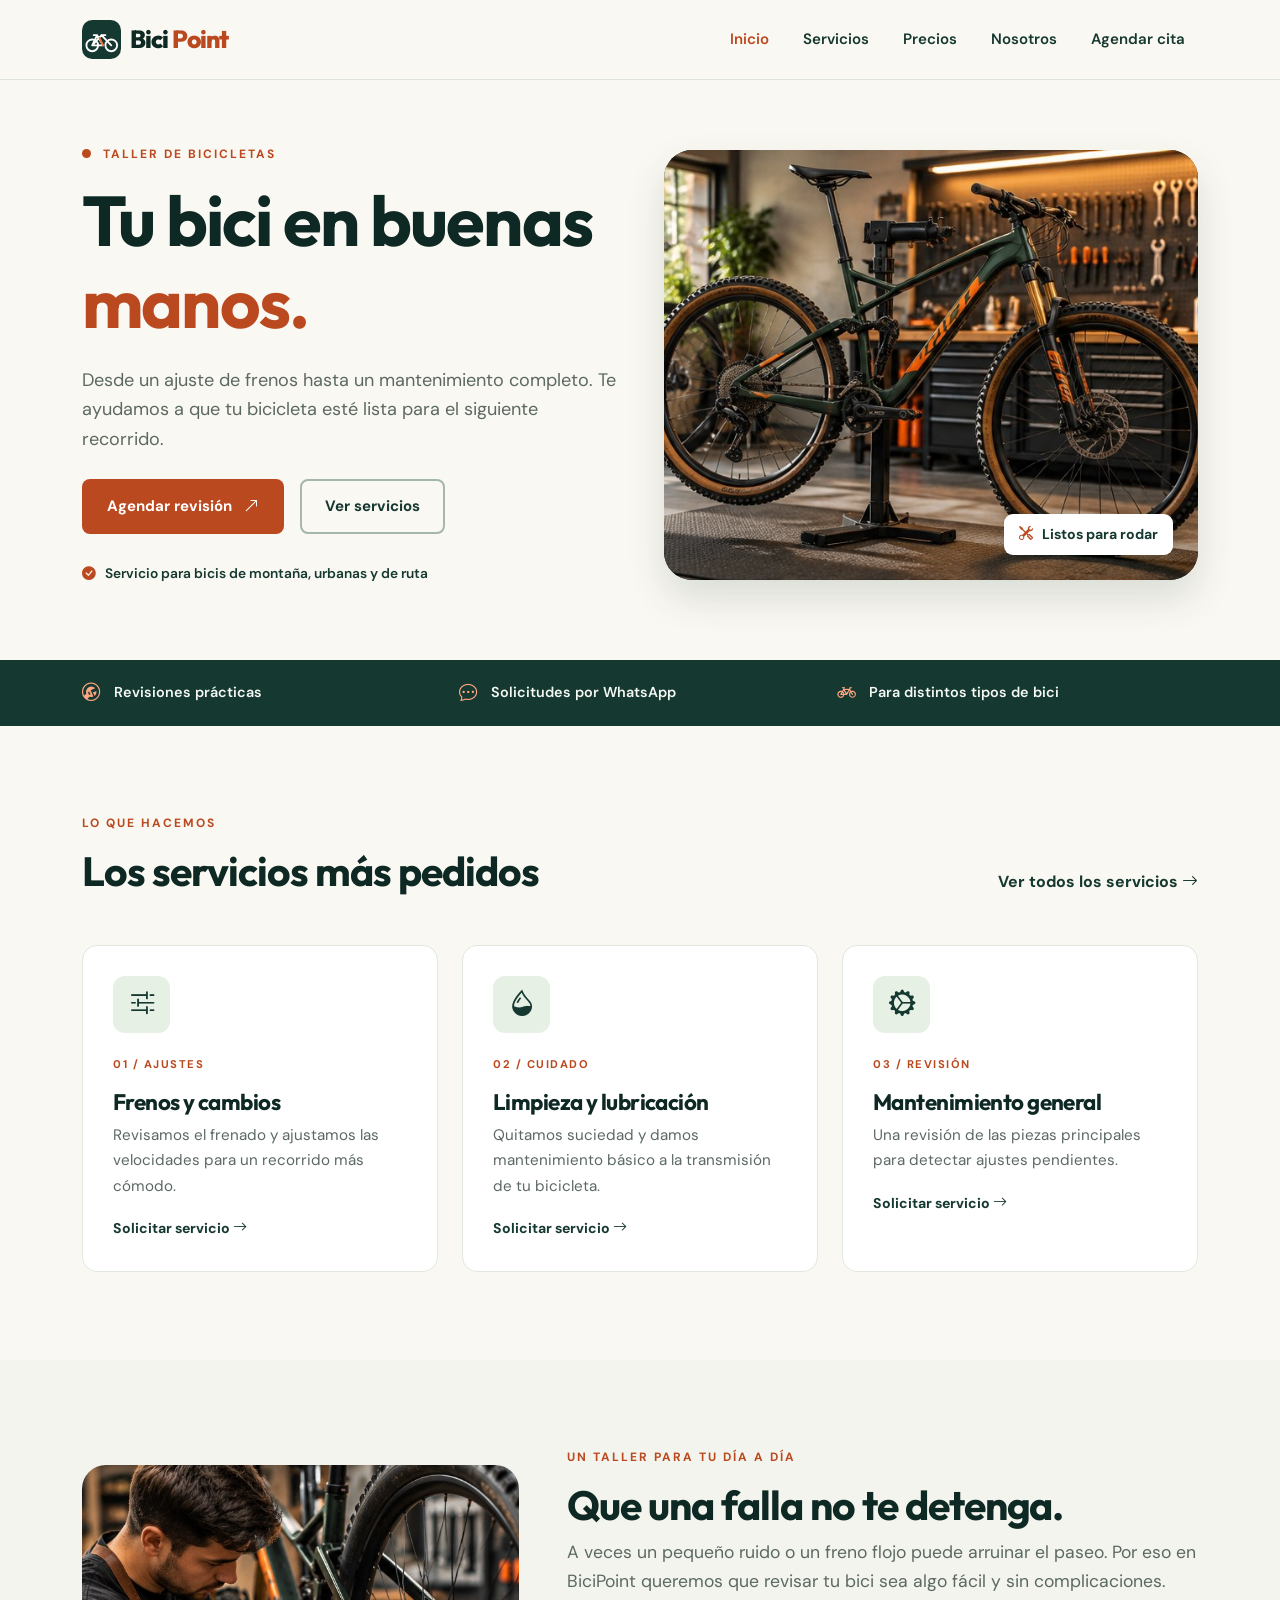
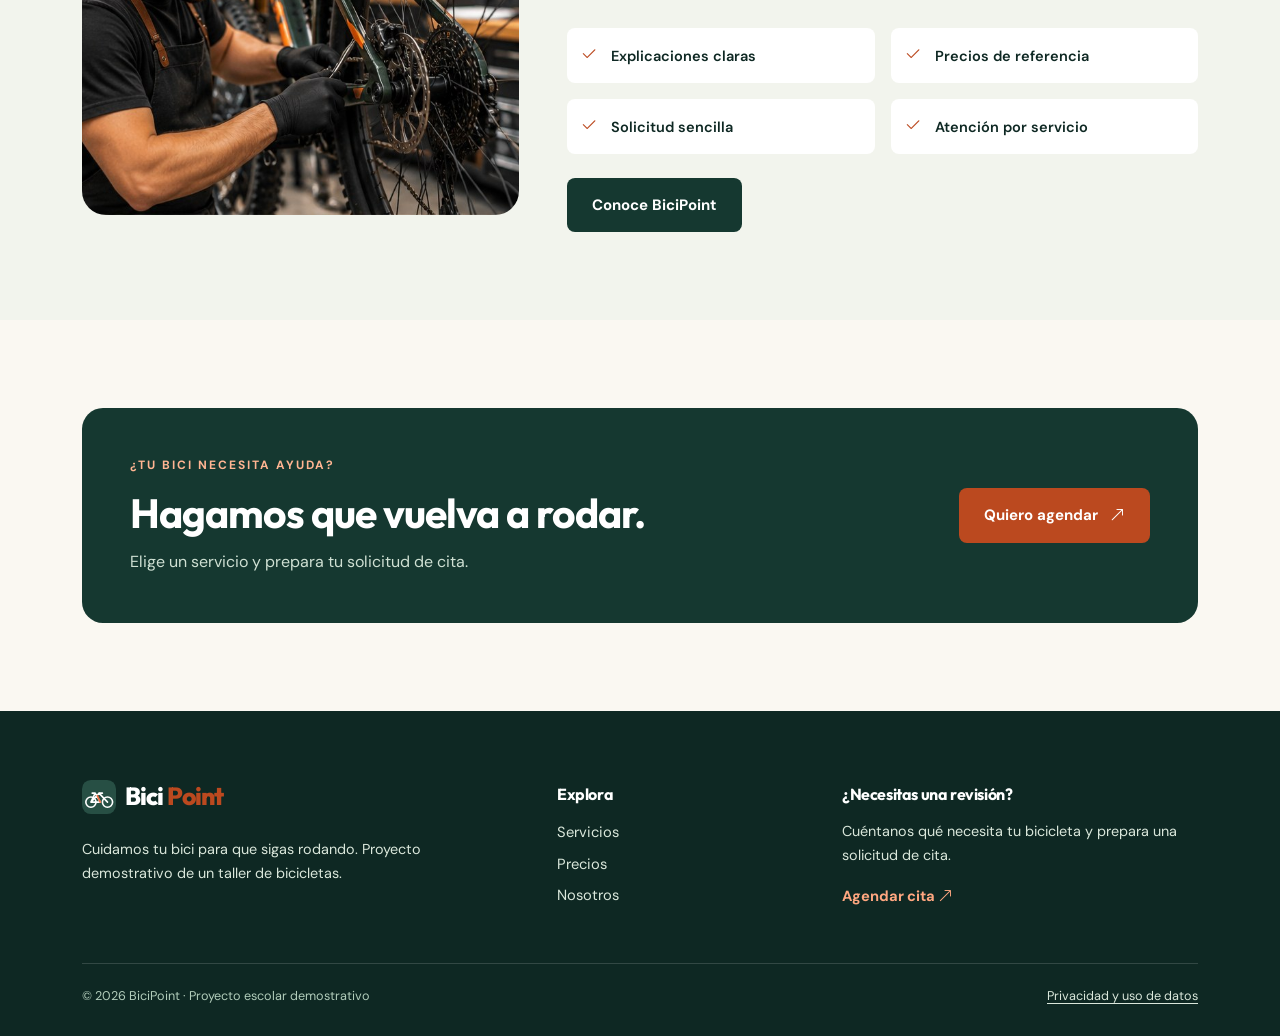
<file: index.html>
<!DOCTYPE html>
<html lang="es">
 <head>
  <meta charset="utf-8"/>
  <meta content="width=device-width, initial-scale=1.0" name="viewport"/>
  <meta content="Taller de bicicletas BiciPoint: servicios, precios y citas por WhatsApp." name="description"/>
  <title>
   Inicio | BiciPoint
  </title>
  <link href="https://fonts.googleapis.com" rel="preconnect"/>
  <link crossorigin="" href="https://fonts.gstatic.com" rel="preconnect"/>
  <link href="https://fonts.googleapis.com/css2?family=DM+Sans:wght@400;500;600;700&amp;family=Outfit:wght@400;500;600;700;800&amp;display=swap" rel="stylesheet"/>
  <link href="libs/bootstrap.min.css" rel="stylesheet"/>
  <link href="libs/bootstrap-icons/bootstrap-icons.min.css" rel="stylesheet"/>
  <link href="css/estilos.css" rel="stylesheet"/>
  <link href="assets/favicon.svg" rel="icon" type="image/svg+xml"/>
 </head>
 <body>
  <a class="enlace-saltar" href="#contenido">
   Saltar al contenido principal
  </a>
  <header class="barra-principal sticky-top">
   <nav aria-label="Menú principal" class="navbar navbar-expand-lg">
    <div class="container">
     <a aria-label="BiciPoint, ir al inicio" class="navbar-brand marca" href="index.html">
      <img alt="" height="39" loading="eager" src="assets/logo.svg" width="39"/>
      <span>
       Bici
       <span class="marca-acento">
        Point
       </span>
      </span>
     </a>
     <button aria-controls="menuBici" aria-expanded="false" aria-label="Mostrar menú" class="navbar-toggler" data-bs-target="#menuBici" data-bs-toggle="collapse" type="button">
      <span class="navbar-toggler-icon">
      </span>
     </button>
     <div class="collapse navbar-collapse" id="menuBici">
      <ul class="navbar-nav ms-auto align-items-lg-center gap-lg-2">
       <li class="nav-item">
        <a aria-current="page" class="nav-link active" href="index.html">
         Inicio
        </a>
       </li>
       <li class="nav-item">
        <a class="nav-link" href="servicios.html">
         Servicios
        </a>
       </li>
       <li class="nav-item">
        <a class="nav-link" href="precios.html">
         Precios
        </a>
       </li>
       <li class="nav-item">
        <a class="nav-link" href="nosotros.html">
         Nosotros
        </a>
       </li>
       <li class="nav-item">
        <a class="nav-link" href="citas.html">
         Agendar cita
        </a>
       </li>
      </ul>
     </div>
    </div>
   </nav>
  </header>
  <main id="contenido" tabindex="-1">
   <section class="portada">
    <div class="container">
     <div class="row align-items-center g-5">
      <div class="col-lg-6">
       <p class="etiqueta">
        <span class="punto">
        </span>
        TALLER DE BICICLETAS
       </p>
       <h1>
        Tu bici en buenas
        <span class="texto-naranja">
         manos.
        </span>
       </h1>
       <p class="texto-presentacion">
        Desde un ajuste de frenos hasta un mantenimiento completo. Te ayudamos a que tu bicicleta esté lista para el siguiente recorrido.
       </p>
       <div class="d-flex flex-wrap gap-3 mt-4">
        <a class="boton-naranja" href="citas.html">
         Agendar revisión
         <i aria-hidden="true" class="bi bi-arrow-up-right">
         </i>
        </a>
        <a class="boton-borde" href="servicios.html">
         Ver servicios
        </a>
       </div>
       <div class="dato-portada">
        <i aria-hidden="true" class="bi bi-check-circle-fill">
        </i>
        Servicio para bicis de montaña, urbanas y de ruta
       </div>
      </div>
      <div class="col-lg-6">
       <div class="imagen-portada con-foto">
        <img alt="Bicicleta de montaña sobre un soporte en un taller de reparación" class="img-fluid" decoding="async" height="512" loading="eager" src="assets/foto-bici-taller.jpg" width="768"/>
        <div class="mini-etiqueta">
         <i aria-hidden="true" class="bi bi-tools">
         </i>
         Listos para rodar
        </div>
       </div>
      </div>
     </div>
    </div>
   </section>
   <section aria-label="Ventajas del taller" class="franja-info">
    <div class="container">
     <div class="row g-3 text-center text-md-start">
      <div class="col-md-4">
       <p>
        <i aria-hidden="true" class="bi bi-wrench-adjustable-circle">
        </i>
        Revisiones prácticas
       </p>
      </div>
      <div class="col-md-4">
       <p>
        <i aria-hidden="true" class="bi bi-chat-dots">
        </i>
        Solicitudes por WhatsApp
       </p>
      </div>
      <div class="col-md-4">
       <p>
        <i aria-hidden="true" class="bi bi-bicycle">
        </i>
        Para distintos tipos de bici
       </p>
      </div>
     </div>
    </div>
   </section>
   <section aria-labelledby="populares" class="seccion-espacio">
    <div class="container">
     <div class="encabezado-seccion d-flex flex-column flex-md-row justify-content-between align-items-md-end gap-3">
      <div>
       <p class="mini-titulo">
        LO QUE HACEMOS
       </p>
       <h2 id="populares">
        Los servicios más pedidos
       </h2>
      </div>
      <a class="enlace-texto" href="servicios.html">
       Ver todos los servicios
       <i aria-hidden="true" class="bi bi-arrow-right">
       </i>
      </a>
     </div>
     <div class="row g-4 mt-1">
      <article class="col-md-4">
       <div class="tarjeta-servicio">
        <div class="icono-servicio">
         <i aria-hidden="true" class="bi bi-sliders2">
         </i>
        </div>
        <p class="numero-tarjeta">
         01 / AJUSTES
        </p>
        <h3>
         Frenos y cambios
        </h3>
        <p>
         Revisamos el frenado y ajustamos las velocidades para un recorrido más cómodo.
        </p>
        <a class="enlace-texto" href="citas.html?servicio=Ajuste%20de%20frenos">
         Solicitar servicio
         <i aria-hidden="true" class="bi bi-arrow-right">
         </i>
        </a>
       </div>
      </article>
      <article class="col-md-4">
       <div class="tarjeta-servicio">
        <div class="icono-servicio">
         <i aria-hidden="true" class="bi bi-droplet-half">
         </i>
        </div>
        <p class="numero-tarjeta">
         02 / CUIDADO
        </p>
        <h3>
         Limpieza y lubricación
        </h3>
        <p>
         Quitamos suciedad y damos mantenimiento básico a la transmisión de tu bicicleta.
        </p>
        <a class="enlace-texto" href="citas.html?servicio=Limpieza%20y%20lubricaci%C3%B3n">
         Solicitar servicio
         <i aria-hidden="true" class="bi bi-arrow-right">
         </i>
        </a>
       </div>
      </article>
      <article class="col-md-4">
       <div class="tarjeta-servicio">
        <div class="icono-servicio">
         <i aria-hidden="true" class="bi bi-gear-wide-connected">
         </i>
        </div>
        <p class="numero-tarjeta">
         03 / REVISIÓN
        </p>
        <h3>
         Mantenimiento general
        </h3>
        <p>
         Una revisión de las piezas principales para detectar ajustes pendientes.
        </p>
        <a class="enlace-texto" href="citas.html?servicio=Mantenimiento%20general">
         Solicitar servicio
         <i aria-hidden="true" class="bi bi-arrow-right">
         </i>
        </a>
       </div>
      </article>
     </div>
    </div>
   </section>
   <section class="seccion-espacio fondo-suave">
    <div class="container">
     <div class="row align-items-center g-5">
      <div class="col-lg-5">
       <div class="bloque-dibujo bloque-foto">
        <img alt="Mecánico ajustando la rueda de una bicicleta" class="img-fluid" decoding="async" height="512" loading="lazy" src="assets/foto-mecanico.jpg" width="768"/>
       </div>
      </div>
      <div class="col-lg-7">
       <p class="mini-titulo">
        UN TALLER PARA TU DÍA A DÍA
       </p>
       <h2>
        Que una falla no te detenga.
       </h2>
       <p class="parrafo-amplio">
        A veces un pequeño ruido o un freno flojo puede arruinar el paseo. Por eso en BiciPoint queremos que revisar tu bici sea algo fácil y sin complicaciones.
       </p>
       <div class="row g-3 mt-3">
        <div class="col-sm-6">
         <div class="ventaja">
          <i aria-hidden="true" class="bi bi-check2">
          </i>
          Explicaciones claras
         </div>
        </div>
        <div class="col-sm-6">
         <div class="ventaja">
          <i aria-hidden="true" class="bi bi-check2">
          </i>
          Precios de referencia
         </div>
        </div>
        <div class="col-sm-6">
         <div class="ventaja">
          <i aria-hidden="true" class="bi bi-check2">
          </i>
          Solicitud sencilla
         </div>
        </div>
        <div class="col-sm-6">
         <div class="ventaja">
          <i aria-hidden="true" class="bi bi-check2">
          </i>
          Atención por servicio
         </div>
        </div>
       </div>
       <a class="boton-oscuro mt-4" href="nosotros.html">
        Conoce BiciPoint
       </a>
      </div>
     </div>
    </div>
   </section>
   <section class="seccion-espacio">
    <div class="container">
     <div class="llamado-final d-flex flex-column flex-lg-row align-items-lg-center justify-content-between gap-4">
      <div>
       <p class="mini-titulo claro">
        ¿TU BICI NECESITA AYUDA?
       </p>
       <h2>
        Hagamos que vuelva a rodar.
       </h2>
       <p>
        Elige un servicio y prepara tu solicitud de cita.
       </p>
      </div>
      <a class="boton-naranja" href="citas.html">
       Quiero agendar
       <i aria-hidden="true" class="bi bi-arrow-up-right">
       </i>
      </a>
     </div>
    </div>
   </section>
  </main>
  <footer class="pie-pagina">
   <div class="container">
    <div class="row gy-4 align-items-start">
     <div class="col-md-5">
      <a class="marca pie-marca" href="index.html">
       <img alt="" height="34" src="assets/logo-claro.svg" width="34"/>
       <span>
        Bici
        <span class="marca-acento">
         Point
        </span>
       </span>
      </a>
      <p class="pie-texto mt-3 mb-0">
       Cuidamos tu bici para que sigas rodando. Proyecto demostrativo de un taller de bicicletas.
      </p>
     </div>
     <div class="col-6 col-md-3">
      <h2 class="pie-titulo">
       Explora
      </h2>
      <a href="servicios.html">
       Servicios
      </a>
      <a href="precios.html">
       Precios
      </a>
      <a href="nosotros.html">
       Nosotros
      </a>
     </div>
     <div class="col-6 col-md-4">
      <h2 class="pie-titulo">
       ¿Necesitas una revisión?
      </h2>
      <p class="pie-texto">
       Cuéntanos qué necesita tu bicicleta y prepara una solicitud de cita.
      </p>
      <a class="pie-enlace" href="citas.html">
       Agendar cita
       <i aria-hidden="true" class="bi bi-arrow-up-right">
       </i>
      </a>
     </div>
    </div>
    <div class="pie-final d-flex flex-column flex-sm-row justify-content-between gap-2">
     <span>
      © 2026 BiciPoint · Proyecto escolar demostrativo
     </span>
     <a href="citas.html#privacidad">
      Privacidad y uso de datos
     </a>
    </div>
   </div>
  </footer>
  <script defer="" src="libs/bootstrap.bundle.min.js">
  </script>
  <script defer="" src="libs/sweetalert2.all.min.js">
  </script>
  <script defer="" src="js/funciones.js">
  </script>
 </body>
</html>
</file>
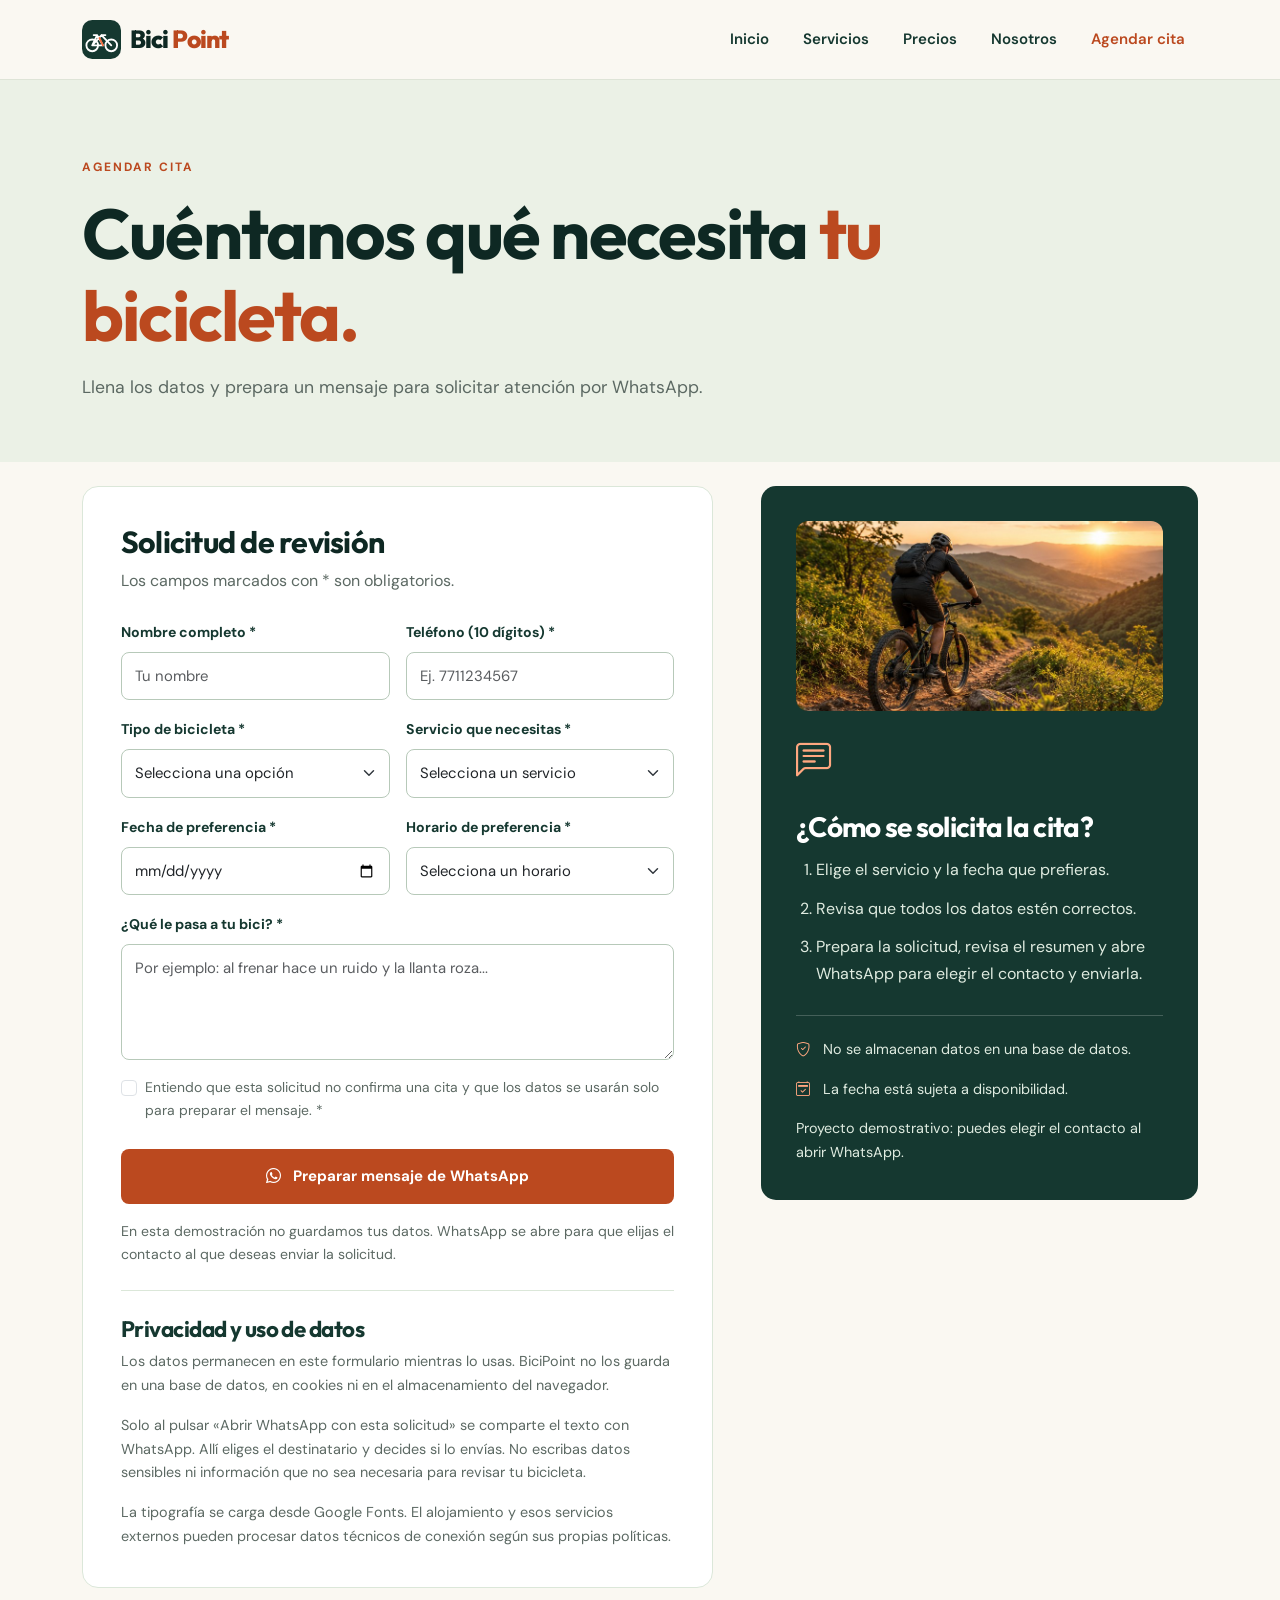
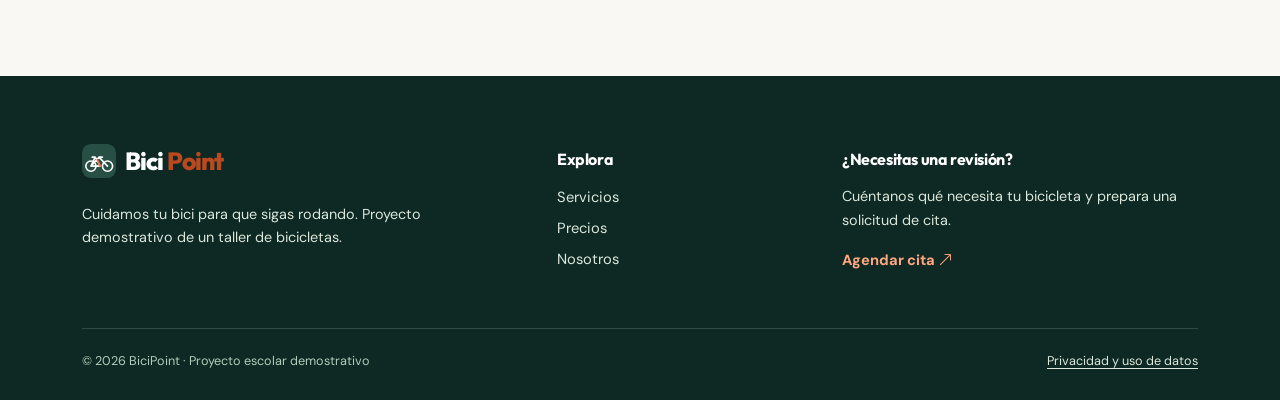
<file: citas.html>
<!DOCTYPE html>
<html lang="es">
 <head>
  <meta charset="utf-8"/>
  <meta content="width=device-width, initial-scale=1.0" name="viewport"/>
  <meta content="Solicita una revisión de bicicleta con formulario y WhatsApp." name="description"/>
  <title>
   Agendar cita | BiciPoint
  </title>
  <link href="https://fonts.googleapis.com" rel="preconnect"/>
  <link crossorigin="" href="https://fonts.gstatic.com" rel="preconnect"/>
  <link href="https://fonts.googleapis.com/css2?family=DM+Sans:wght@400;500;600;700&amp;family=Outfit:wght@400;500;600;700;800&amp;display=swap" rel="stylesheet"/>
  <link href="libs/bootstrap.min.css" rel="stylesheet"/>
  <link href="libs/bootstrap-icons/bootstrap-icons.min.css" rel="stylesheet"/>
  <link href="css/estilos.css" rel="stylesheet"/>
  <link href="assets/favicon.svg" rel="icon" type="image/svg+xml"/>
 </head>
 <body>
  <a class="enlace-saltar" href="#contenido">
   Saltar al contenido principal
  </a>
  <header class="barra-principal sticky-top">
   <nav aria-label="Menú principal" class="navbar navbar-expand-lg">
    <div class="container">
     <a aria-label="BiciPoint, ir al inicio" class="navbar-brand marca" href="index.html">
      <img alt="" height="39" loading="eager" src="assets/logo.svg" width="39"/>
      <span>
       Bici
       <span class="marca-acento">
        Point
       </span>
      </span>
     </a>
     <button aria-controls="menuBici" aria-expanded="false" aria-label="Mostrar menú" class="navbar-toggler" data-bs-target="#menuBici" data-bs-toggle="collapse" type="button">
      <span class="navbar-toggler-icon">
      </span>
     </button>
     <div class="collapse navbar-collapse" id="menuBici">
      <ul class="navbar-nav ms-auto align-items-lg-center gap-lg-2">
       <li class="nav-item">
        <a class="nav-link" href="index.html">
         Inicio
        </a>
       </li>
       <li class="nav-item">
        <a class="nav-link" href="servicios.html">
         Servicios
        </a>
       </li>
       <li class="nav-item">
        <a class="nav-link" href="precios.html">
         Precios
        </a>
       </li>
       <li class="nav-item">
        <a class="nav-link" href="nosotros.html">
         Nosotros
        </a>
       </li>
       <li class="nav-item">
        <a aria-current="page" class="nav-link active" href="citas.html">
         Agendar cita
        </a>
       </li>
      </ul>
     </div>
    </div>
   </nav>
  </header>
  <main id="contenido" tabindex="-1">
   <section class="cabecera-interna">
    <div class="container">
     <p class="mini-titulo">
      AGENDAR CITA
     </p>
     <h1>
      Cuéntanos qué necesita
      <span class="texto-naranja">
       tu bicicleta.
      </span>
     </h1>
     <p>
      Llena los datos y prepara un mensaje para solicitar atención por WhatsApp.
     </p>
    </div>
   </section>
   <section class="seccion-espacio pt-4">
    <div class="container">
     <div class="row g-5">
      <div class="col-lg-7">
       <div class="formulario-tarjeta">
        <h2>
         Solicitud de revisión
        </h2>
        <p class="mb-4">
         Los campos marcados con * son obligatorios.
        </p>
        <noscript>
         Activa JavaScript para validar los datos y preparar el mensaje de WhatsApp.
        </noscript>
        <form id="formCita">
         <div class="row g-3">
          <div class="col-md-6">
           <label class="form-label" for="nombre">
            Nombre completo *
           </label>
           <input aria-describedby="nombre-error" aria-invalid="false" autocomplete="name" class="form-control" id="nombre" maxlength="60" minlength="3" name="nombre" placeholder="Tu nombre" required="" type="text"/>
           <div class="invalid-feedback" id="nombre-error">
            Escribe un nombre de 3 a 60 caracteres, con al menos 3 letras.
           </div>
          </div>
          <div class="col-md-6">
           <label class="form-label" for="telefono">
            Teléfono (10 dígitos) *
           </label>
           <input aria-describedby="telefono-error" aria-invalid="false" autocomplete="tel-national" class="form-control" id="telefono" inputmode="numeric" maxlength="10" name="telefono" pattern="[0-9]{10}" placeholder="Ej. 7711234567" required="" type="tel"/>
           <div class="invalid-feedback" id="telefono-error">
            Escribe 10 números, sin espacios.
           </div>
          </div>
          <div class="col-md-6">
           <label class="form-label" for="bicicleta">
            Tipo de bicicleta *
           </label>
           <select aria-describedby="bicicleta-error" aria-invalid="false" class="form-select" id="bicicleta" name="bicicleta" required="">
            <option value="">
             Selecciona una opción
            </option>
            <option>
             Montaña
            </option>
            <option>
             Urbana
            </option>
            <option>
             Ruta
            </option>
            <option>
             Infantil
            </option>
            <option>
             Otra
            </option>
           </select>
           <div class="invalid-feedback" id="bicicleta-error">
            Selecciona tu tipo de bicicleta.
           </div>
          </div>
          <div class="col-md-6">
           <label class="form-label" for="servicio">
            Servicio que necesitas *
           </label>
           <select aria-describedby="servicio-error" aria-invalid="false" class="form-select" id="servicio" name="servicio" required="">
            <option value="">
             Selecciona un servicio
            </option>
            <option>
             Ajuste de frenos
            </option>
            <option>
             Ajuste de cambios
            </option>
            <option>
             Cambio de cámara
            </option>
            <option>
             Limpieza y lubricación
            </option>
            <option>
             Afinación básica
            </option>
            <option>
             Mantenimiento general
            </option>
            <option>
             Revisión / no estoy seguro
            </option>
           </select>
           <div class="invalid-feedback" id="servicio-error">
            Elige un servicio.
           </div>
          </div>
          <div class="col-md-6">
           <label class="form-label" for="fecha">
            Fecha de preferencia *
           </label>
           <input aria-describedby="fecha-error" aria-invalid="false" class="form-control" id="fecha" name="fecha" required="" type="date"/>
           <div class="invalid-feedback" id="fecha-error">
            Selecciona una fecha válida desde hoy.
           </div>
          </div>
          <div class="col-md-6">
           <label class="form-label" for="horario">
            Horario de preferencia *
           </label>
           <select aria-describedby="horario-error" aria-invalid="false" class="form-select" id="horario" name="horario" required="">
            <option value="">
             Selecciona un horario
            </option>
            <option>
             Por la mañana
            </option>
            <option>
             Por la tarde
            </option>
           </select>
           <div class="invalid-feedback" id="horario-error">
            Selecciona un horario.
           </div>
          </div>
          <div class="col-12">
           <label class="form-label" for="comentarios">
            ¿Qué le pasa a tu bici? *
           </label>
           <textarea aria-describedby="comentarios-error" aria-invalid="false" class="form-control" id="comentarios" maxlength="350" minlength="10" name="comentarios" placeholder="Por ejemplo: al frenar hace un ruido y la llanta roza..." required="" rows="4"></textarea>
           <div class="invalid-feedback" id="comentarios-error">
            Describe el problema con al menos 10 caracteres.
           </div>
          </div>
          <div class="col-12">
           <div class="form-check">
            <input aria-describedby="autorizacion-error" aria-invalid="false" class="form-check-input" id="autorizacion" required="" type="checkbox"/>
            <label class="form-check-label" for="autorizacion">
             Entiendo que esta solicitud no confirma una cita y que los datos se usarán solo para preparar el mensaje. *
            </label>
            <div class="invalid-feedback" id="autorizacion-error">
             Debes aceptar esta condición para continuar.
            </div>
           </div>
          </div>
         </div>
         <div aria-atomic="true" aria-live="polite" class="mensaje-formulario" id="mensajeFormulario" role="status">
         </div>
         <div class="solicitud-preparada mt-4" hidden="" id="solicitudPreparada">
          <h3 id="tituloSolicitud" tabindex="-1">
           Revisa tu solicitud
          </h3>
          <pre id="resumenSolicitud"></pre>
          <a class="boton-oscuro" id="abrirWhatsApp" rel="noopener noreferrer" target="_blank">
           Abrir WhatsApp con esta solicitud
          </a>
          <p class="nota mt-3 mb-0">
           Se abrirá en otra pestaña. Elige el contacto y presiona Enviar en WhatsApp. La solicitud no confirma una cita.
          </p>
         </div>
         <button class="boton-naranja w-100 mt-4" disabled="" type="submit">
          <i aria-hidden="true" class="bi bi-whatsapp">
          </i>
          Preparar mensaje de WhatsApp
         </button>
         <p class="nota mt-3 mb-0">
          En esta demostración no guardamos tus datos. WhatsApp se abre para que elijas el contacto al que deseas enviar la solicitud.
         </p>
        </form>
        <div class="privacidad mt-4" id="privacidad">
         <h2>
          Privacidad y uso de datos
         </h2>
         <p>
          Los datos permanecen en este formulario mientras lo usas. BiciPoint no los guarda en una base de datos, en cookies ni en el almacenamiento del navegador.
         </p>
         <p>
          Solo al pulsar «Abrir WhatsApp con esta solicitud» se comparte el texto con WhatsApp. Allí eliges el destinatario y decides si lo envías. No escribas datos sensibles ni información que no sea necesaria para revisar tu bicicleta.
         </p>
         <p class="mb-0">
          La tipografía se carga desde Google Fonts. El alojamiento y esos servicios externos pueden procesar datos técnicos de conexión según sus propias políticas.
         </p>
        </div>
       </div>
      </div>
      <aside class="col-lg-5">
       <div class="ayuda-cita">
        <img alt="Ciclista de montaña rodando en una ruta al atardecer" class="foto-cita" decoding="async" height="512" loading="lazy" src="assets/foto-ruta.jpg" width="768"/>
        <div class="icono-ayuda">
         <i aria-hidden="true" class="bi bi-chat-left-text">
         </i>
        </div>
        <h2>
         ¿Cómo se solicita la cita?
        </h2>
        <ol>
         <li>
          Elige el servicio y la fecha que prefieras.
         </li>
         <li>
          Revisa que todos los datos estén correctos.
         </li>
         <li>
          Prepara la solicitud, revisa el resumen y abre WhatsApp para elegir el contacto y enviarla.
         </li>
        </ol>
        <div class="linea-separa">
        </div>
        <p>
         <i aria-hidden="true" class="bi bi-shield-check">
         </i>
         No se almacenan datos en una base de datos.
        </p>
        <p>
         <i aria-hidden="true" class="bi bi-calendar2-check">
         </i>
         La fecha está sujeta a disponibilidad.
        </p>
        <p class="mb-0">
         Proyecto demostrativo: puedes elegir el contacto al abrir WhatsApp.
        </p>
       </div>
      </aside>
     </div>
    </div>
   </section>
  </main>
  <footer class="pie-pagina">
   <div class="container">
    <div class="row gy-4 align-items-start">
     <div class="col-md-5">
      <a class="marca pie-marca" href="index.html">
       <img alt="" height="34" src="assets/logo-claro.svg" width="34"/>
       <span>
        Bici
        <span class="marca-acento">
         Point
        </span>
       </span>
      </a>
      <p class="pie-texto mt-3 mb-0">
       Cuidamos tu bici para que sigas rodando. Proyecto demostrativo de un taller de bicicletas.
      </p>
     </div>
     <div class="col-6 col-md-3">
      <h2 class="pie-titulo">
       Explora
      </h2>
      <a href="servicios.html">
       Servicios
      </a>
      <a href="precios.html">
       Precios
      </a>
      <a href="nosotros.html">
       Nosotros
      </a>
     </div>
     <div class="col-6 col-md-4">
      <h2 class="pie-titulo">
       ¿Necesitas una revisión?
      </h2>
      <p class="pie-texto">
       Cuéntanos qué necesita tu bicicleta y prepara una solicitud de cita.
      </p>
      <a class="pie-enlace" href="citas.html">
       Agendar cita
       <i aria-hidden="true" class="bi bi-arrow-up-right">
       </i>
      </a>
     </div>
    </div>
    <div class="pie-final d-flex flex-column flex-sm-row justify-content-between gap-2">
     <span>
      © 2026 BiciPoint · Proyecto escolar demostrativo
     </span>
     <a href="citas.html#privacidad">
      Privacidad y uso de datos
     </a>
    </div>
   </div>
  </footer>
  <script defer="" src="libs/bootstrap.bundle.min.js">
  </script>
  <script defer="" src="libs/sweetalert2.all.min.js">
  </script>
  <script defer="" src="js/funciones.js">
  </script>
 </body>
</html>
</file>
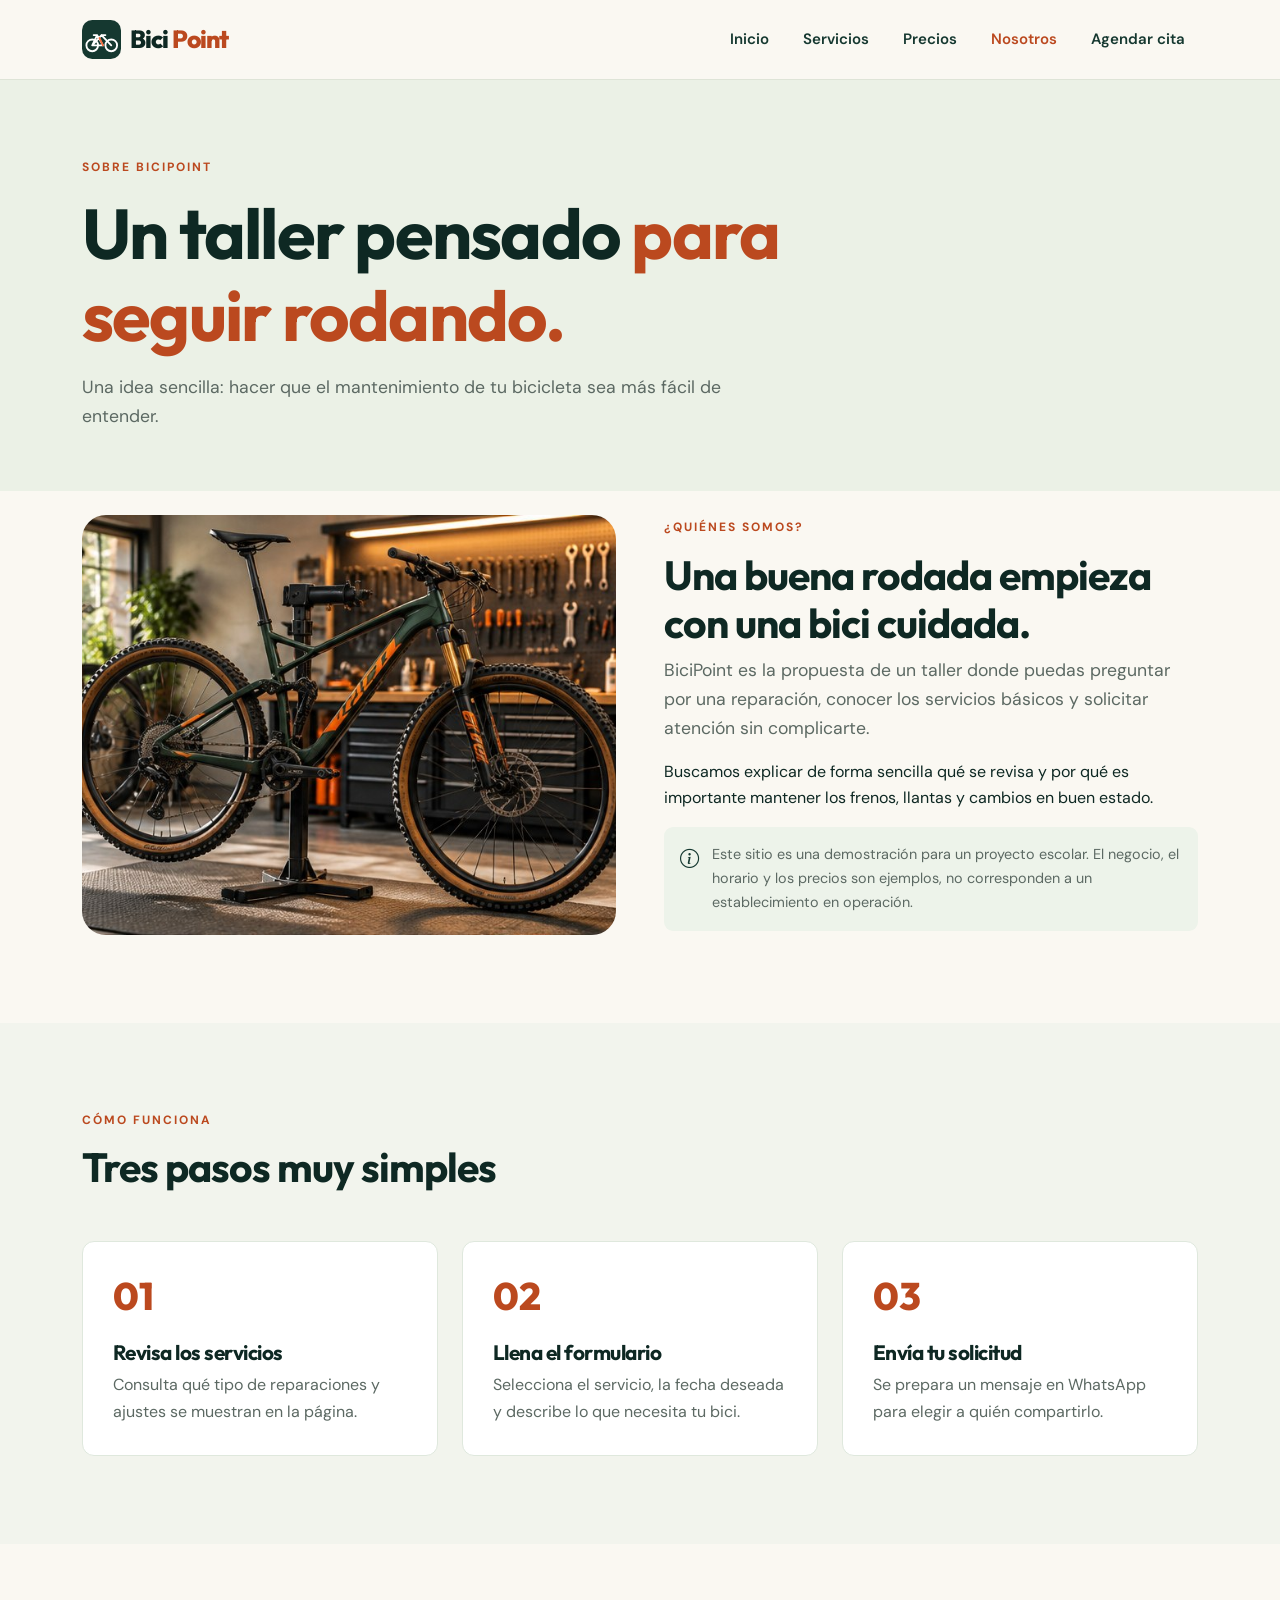
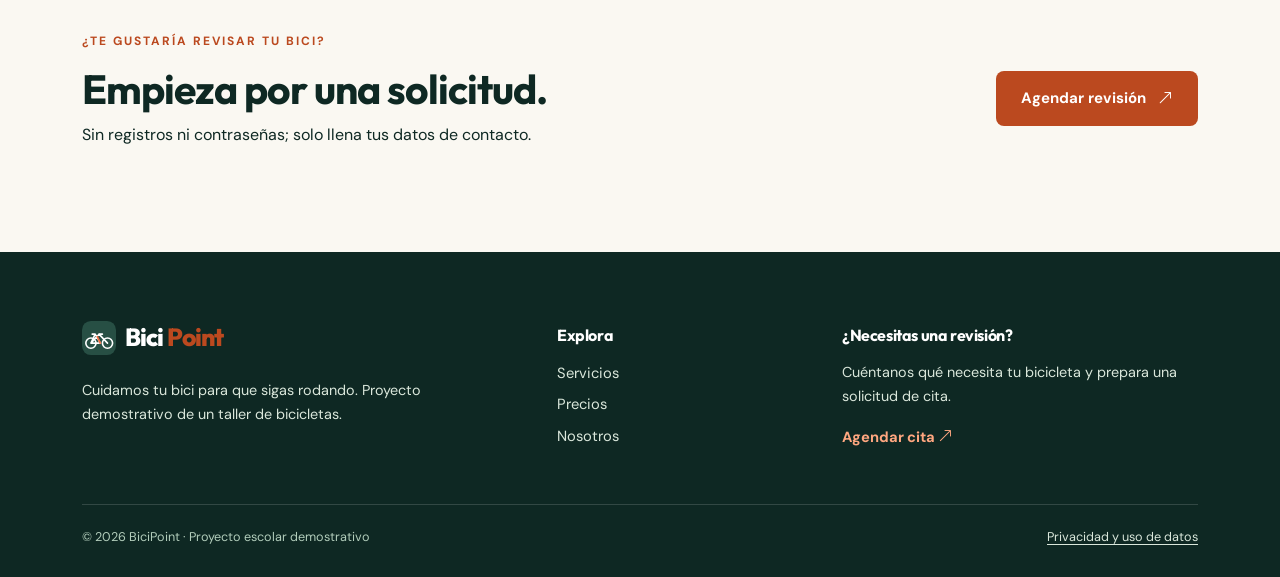
<file: nosotros.html>
<!DOCTYPE html>
<html lang="es">
 <head>
  <meta charset="utf-8"/>
  <meta content="width=device-width, initial-scale=1.0" name="viewport"/>
  <meta content="Conoce la idea del taller de bicicletas BiciPoint." name="description"/>
  <title>
   Nosotros | BiciPoint
  </title>
  <link href="https://fonts.googleapis.com" rel="preconnect"/>
  <link crossorigin="" href="https://fonts.gstatic.com" rel="preconnect"/>
  <link href="https://fonts.googleapis.com/css2?family=DM+Sans:wght@400;500;600;700&amp;family=Outfit:wght@400;500;600;700;800&amp;display=swap" rel="stylesheet"/>
  <link href="libs/bootstrap.min.css" rel="stylesheet"/>
  <link href="libs/bootstrap-icons/bootstrap-icons.min.css" rel="stylesheet"/>
  <link href="css/estilos.css" rel="stylesheet"/>
  <link href="assets/favicon.svg" rel="icon" type="image/svg+xml"/>
 </head>
 <body>
  <a class="enlace-saltar" href="#contenido">
   Saltar al contenido principal
  </a>
  <header class="barra-principal sticky-top">
   <nav aria-label="Menú principal" class="navbar navbar-expand-lg">
    <div class="container">
     <a aria-label="BiciPoint, ir al inicio" class="navbar-brand marca" href="index.html">
      <img alt="" height="39" loading="eager" src="assets/logo.svg" width="39"/>
      <span>
       Bici
       <span class="marca-acento">
        Point
       </span>
      </span>
     </a>
     <button aria-controls="menuBici" aria-expanded="false" aria-label="Mostrar menú" class="navbar-toggler" data-bs-target="#menuBici" data-bs-toggle="collapse" type="button">
      <span class="navbar-toggler-icon">
      </span>
     </button>
     <div class="collapse navbar-collapse" id="menuBici">
      <ul class="navbar-nav ms-auto align-items-lg-center gap-lg-2">
       <li class="nav-item">
        <a class="nav-link" href="index.html">
         Inicio
        </a>
       </li>
       <li class="nav-item">
        <a class="nav-link" href="servicios.html">
         Servicios
        </a>
       </li>
       <li class="nav-item">
        <a class="nav-link" href="precios.html">
         Precios
        </a>
       </li>
       <li class="nav-item">
        <a aria-current="page" class="nav-link active" href="nosotros.html">
         Nosotros
        </a>
       </li>
       <li class="nav-item">
        <a class="nav-link" href="citas.html">
         Agendar cita
        </a>
       </li>
      </ul>
     </div>
    </div>
   </nav>
  </header>
  <main id="contenido" tabindex="-1">
   <section class="cabecera-interna">
    <div class="container">
     <p class="mini-titulo">
      SOBRE BICIPOINT
     </p>
     <h1>
      Un taller pensado
      <span class="texto-naranja">
       para seguir rodando.
      </span>
     </h1>
     <p>
      Una idea sencilla: hacer que el mantenimiento de tu bicicleta sea más fácil de entender.
     </p>
    </div>
   </section>
   <section class="seccion-espacio pt-4">
    <div class="container">
     <div class="row align-items-center g-5">
      <div class="col-lg-6">
       <div class="bloque-dibujo grande bloque-foto">
        <img alt="Bicicleta en reparación dentro del taller" class="img-fluid" decoding="async" height="512" loading="lazy" src="assets/foto-bici-taller.jpg" width="768"/>
       </div>
      </div>
      <div class="col-lg-6">
       <p class="mini-titulo">
        ¿QUIÉNES SOMOS?
       </p>
       <h2>
        Una buena rodada empieza con una bici cuidada.
       </h2>
       <p class="parrafo-amplio">
        BiciPoint es la propuesta de un taller donde puedas preguntar por una reparación, conocer los servicios básicos y solicitar atención sin complicarte.
       </p>
       <p>
        Buscamos explicar de forma sencilla qué se revisa y por qué es importante mantener los frenos, llantas y cambios en buen estado.
       </p>
       <div class="avisito">
        <i aria-hidden="true" class="bi bi-info-circle">
        </i>
        <span>
         Este sitio es una demostración para un proyecto escolar. El negocio, el horario y los precios son ejemplos, no corresponden a un establecimiento en operación.
        </span>
       </div>
      </div>
     </div>
    </div>
   </section>
   <section class="seccion-espacio fondo-suave">
    <div class="container">
     <div class="encabezado-seccion">
      <p class="mini-titulo">
       CÓMO FUNCIONA
      </p>
      <h2>
       Tres pasos muy simples
      </h2>
     </div>
     <div class="row g-4 mt-1">
      <div class="col-md-4">
       <div class="paso">
        <span>
         01
        </span>
        <h3>
         Revisa los servicios
        </h3>
        <p>
         Consulta qué tipo de reparaciones y ajustes se muestran en la página.
        </p>
       </div>
      </div>
      <div class="col-md-4">
       <div class="paso">
        <span>
         02
        </span>
        <h3>
         Llena el formulario
        </h3>
        <p>
         Selecciona el servicio, la fecha deseada y describe lo que necesita tu bici.
        </p>
       </div>
      </div>
      <div class="col-md-4">
       <div class="paso">
        <span>
         03
        </span>
        <h3>
         Envía tu solicitud
        </h3>
        <p>
         Se prepara un mensaje en WhatsApp para elegir a quién compartirlo.
        </p>
       </div>
      </div>
     </div>
    </div>
   </section>
   <section class="seccion-espacio">
    <div class="container">
     <div class="row align-items-center g-4">
      <div class="col-lg-8">
       <p class="mini-titulo">
        ¿TE GUSTARÍA REVISAR TU BICI?
       </p>
       <h2>
        Empieza por una solicitud.
       </h2>
       <p>
        Sin registros ni contraseñas; solo llena tus datos de contacto.
       </p>
      </div>
      <div class="col-lg-4 text-lg-end">
       <a class="boton-naranja" href="citas.html">
        Agendar revisión
        <i aria-hidden="true" class="bi bi-arrow-up-right">
        </i>
       </a>
      </div>
     </div>
    </div>
   </section>
  </main>
  <footer class="pie-pagina">
   <div class="container">
    <div class="row gy-4 align-items-start">
     <div class="col-md-5">
      <a class="marca pie-marca" href="index.html">
       <img alt="" height="34" src="assets/logo-claro.svg" width="34"/>
       <span>
        Bici
        <span class="marca-acento">
         Point
        </span>
       </span>
      </a>
      <p class="pie-texto mt-3 mb-0">
       Cuidamos tu bici para que sigas rodando. Proyecto demostrativo de un taller de bicicletas.
      </p>
     </div>
     <div class="col-6 col-md-3">
      <h2 class="pie-titulo">
       Explora
      </h2>
      <a href="servicios.html">
       Servicios
      </a>
      <a href="precios.html">
       Precios
      </a>
      <a href="nosotros.html">
       Nosotros
      </a>
     </div>
     <div class="col-6 col-md-4">
      <h2 class="pie-titulo">
       ¿Necesitas una revisión?
      </h2>
      <p class="pie-texto">
       Cuéntanos qué necesita tu bicicleta y prepara una solicitud de cita.
      </p>
      <a class="pie-enlace" href="citas.html">
       Agendar cita
       <i aria-hidden="true" class="bi bi-arrow-up-right">
       </i>
      </a>
     </div>
    </div>
    <div class="pie-final d-flex flex-column flex-sm-row justify-content-between gap-2">
     <span>
      © 2026 BiciPoint · Proyecto escolar demostrativo
     </span>
     <a href="citas.html#privacidad">
      Privacidad y uso de datos
     </a>
    </div>
   </div>
  </footer>
  <script defer="" src="libs/bootstrap.bundle.min.js">
  </script>
  <script defer="" src="libs/sweetalert2.all.min.js">
  </script>
  <script defer="" src="js/funciones.js">
  </script>
 </body>
</html>
</file>
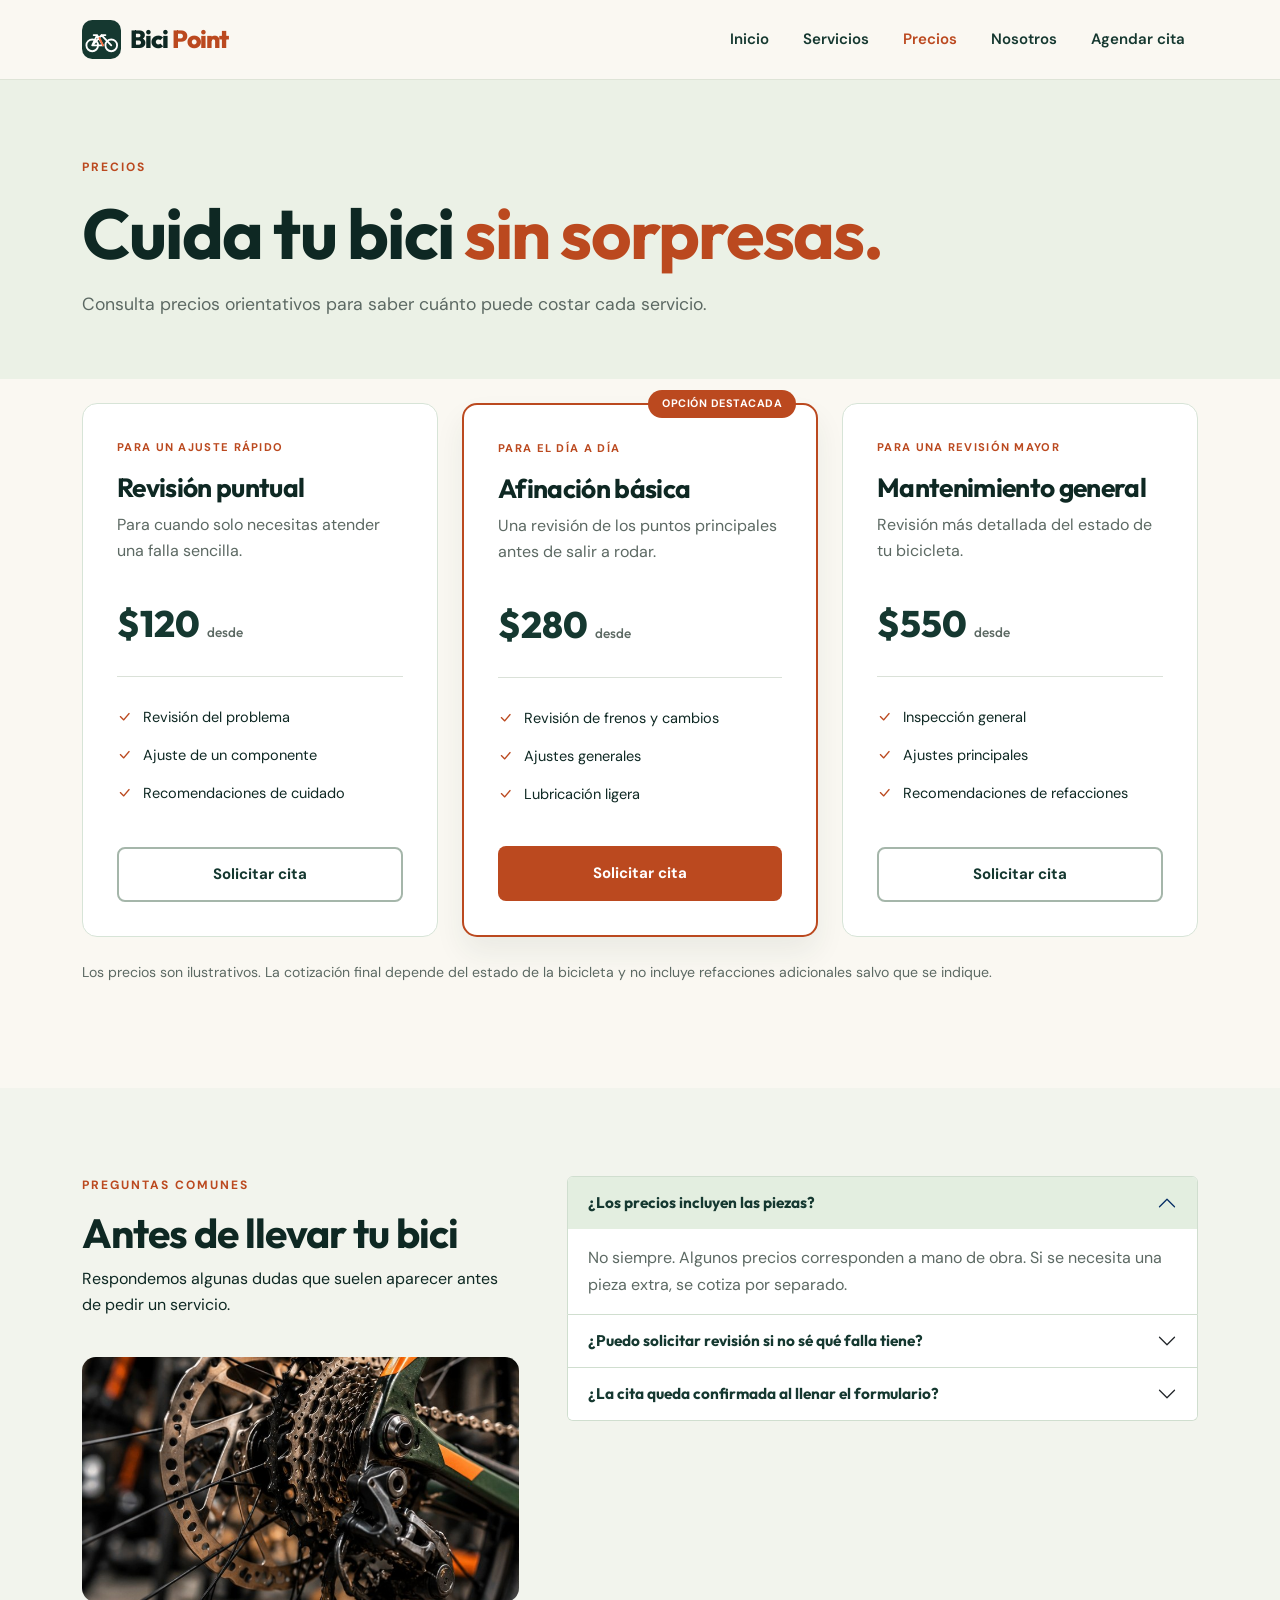
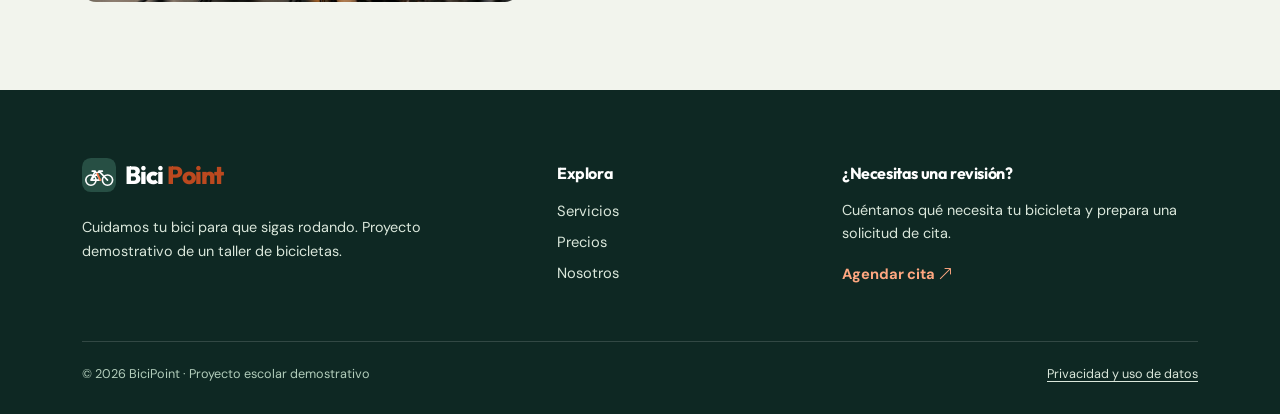
<file: precios.html>
<!DOCTYPE html>
<html lang="es">
 <head>
  <meta charset="utf-8"/>
  <meta content="width=device-width, initial-scale=1.0" name="viewport"/>
  <meta content="Consulta precios orientativos de los servicios de BiciPoint." name="description"/>
  <title>
   Precios | BiciPoint
  </title>
  <link href="https://fonts.googleapis.com" rel="preconnect"/>
  <link crossorigin="" href="https://fonts.gstatic.com" rel="preconnect"/>
  <link href="https://fonts.googleapis.com/css2?family=DM+Sans:wght@400;500;600;700&amp;family=Outfit:wght@400;500;600;700;800&amp;display=swap" rel="stylesheet"/>
  <link href="libs/bootstrap.min.css" rel="stylesheet"/>
  <link href="libs/bootstrap-icons/bootstrap-icons.min.css" rel="stylesheet"/>
  <link href="css/estilos.css" rel="stylesheet"/>
  <link href="assets/favicon.svg" rel="icon" type="image/svg+xml"/>
 </head>
 <body>
  <a class="enlace-saltar" href="#contenido">
   Saltar al contenido principal
  </a>
  <header class="barra-principal sticky-top">
   <nav aria-label="Menú principal" class="navbar navbar-expand-lg">
    <div class="container">
     <a aria-label="BiciPoint, ir al inicio" class="navbar-brand marca" href="index.html">
      <img alt="" height="39" loading="eager" src="assets/logo.svg" width="39"/>
      <span>
       Bici
       <span class="marca-acento">
        Point
       </span>
      </span>
     </a>
     <button aria-controls="menuBici" aria-expanded="false" aria-label="Mostrar menú" class="navbar-toggler" data-bs-target="#menuBici" data-bs-toggle="collapse" type="button">
      <span class="navbar-toggler-icon">
      </span>
     </button>
     <div class="collapse navbar-collapse" id="menuBici">
      <ul class="navbar-nav ms-auto align-items-lg-center gap-lg-2">
       <li class="nav-item">
        <a class="nav-link" href="index.html">
         Inicio
        </a>
       </li>
       <li class="nav-item">
        <a class="nav-link" href="servicios.html">
         Servicios
        </a>
       </li>
       <li class="nav-item">
        <a aria-current="page" class="nav-link active" href="precios.html">
         Precios
        </a>
       </li>
       <li class="nav-item">
        <a class="nav-link" href="nosotros.html">
         Nosotros
        </a>
       </li>
       <li class="nav-item">
        <a class="nav-link" href="citas.html">
         Agendar cita
        </a>
       </li>
      </ul>
     </div>
    </div>
   </nav>
  </header>
  <main id="contenido" tabindex="-1">
   <section class="cabecera-interna">
    <div class="container">
     <p class="mini-titulo">
      PRECIOS
     </p>
     <h1>
      Cuida tu bici
      <span class="texto-naranja">
       sin sorpresas.
      </span>
     </h1>
     <p>
      Consulta precios orientativos para saber cuánto puede costar cada servicio.
     </p>
    </div>
   </section>
   <section class="seccion-espacio pt-4">
    <div class="container">
     <div class="row g-4">
      <article class="col-md-6 col-lg-4">
       <div class="paquete">
        <p class="tipo">
         PARA UN AJUSTE RÁPIDO
        </p>
        <h2>
         Revisión puntual
        </h2>
        <p>
         Para cuando solo necesitas atender una falla sencilla.
        </p>
        <div class="precio">
         $120
         <small>
          desde
         </small>
        </div>
        <ul>
         <li>
          <i aria-hidden="true" class="bi bi-check-lg">
          </i>
          Revisión del problema
         </li>
         <li>
          <i aria-hidden="true" class="bi bi-check-lg">
          </i>
          Ajuste de un componente
         </li>
         <li>
          <i aria-hidden="true" class="bi bi-check-lg">
          </i>
          Recomendaciones de cuidado
         </li>
        </ul>
        <a class="boton-borde w-100 text-center" href="citas.html?servicio=Ajuste%20de%20frenos">
         Solicitar cita
        </a>
       </div>
      </article>
      <article class="col-md-6 col-lg-4">
       <div class="paquete recomendado">
        <span class="sello-recomendado">
         OPCIÓN DESTACADA
        </span>
        <p class="tipo">
         PARA EL DÍA A DÍA
        </p>
        <h2>
         Afinación básica
        </h2>
        <p>
         Una revisión de los puntos principales antes de salir a rodar.
        </p>
        <div class="precio">
         $280
         <small>
          desde
         </small>
        </div>
        <ul>
         <li>
          <i aria-hidden="true" class="bi bi-check-lg">
          </i>
          Revisión de frenos y cambios
         </li>
         <li>
          <i aria-hidden="true" class="bi bi-check-lg">
          </i>
          Ajustes generales
         </li>
         <li>
          <i aria-hidden="true" class="bi bi-check-lg">
          </i>
          Lubricación ligera
         </li>
        </ul>
        <a class="boton-naranja w-100 text-center" href="citas.html?servicio=Afinaci%C3%B3n%20b%C3%A1sica">
         Solicitar cita
        </a>
       </div>
      </article>
      <article class="col-md-6 col-lg-4">
       <div class="paquete">
        <p class="tipo">
         PARA UNA REVISIÓN MAYOR
        </p>
        <h2>
         Mantenimiento general
        </h2>
        <p>
         Revisión más detallada del estado de tu bicicleta.
        </p>
        <div class="precio">
         $550
         <small>
          desde
         </small>
        </div>
        <ul>
         <li>
          <i aria-hidden="true" class="bi bi-check-lg">
          </i>
          Inspección general
         </li>
         <li>
          <i aria-hidden="true" class="bi bi-check-lg">
          </i>
          Ajustes principales
         </li>
         <li>
          <i aria-hidden="true" class="bi bi-check-lg">
          </i>
          Recomendaciones de refacciones
         </li>
        </ul>
        <a class="boton-borde w-100 text-center" href="citas.html?servicio=Mantenimiento%20general">
         Solicitar cita
        </a>
       </div>
      </article>
     </div>
     <p class="nota mt-4">
      Los precios son ilustrativos. La cotización final depende del estado de la bicicleta y no incluye refacciones adicionales salvo que se indique.
     </p>
    </div>
   </section>
   <section class="seccion-espacio fondo-suave">
    <div class="container">
     <div class="row g-5">
      <div class="col-lg-5">
       <p class="mini-titulo">
        PREGUNTAS COMUNES
       </p>
       <h2>
        Antes de llevar tu bici
       </h2>
       <p>
        Respondemos algunas dudas que suelen aparecer antes de pedir un servicio.
       </p>
       <img alt="Detalle del mecanismo de cambios de una bicicleta" class="imagen-preguntas" decoding="async" height="512" loading="lazy" src="assets/foto-detalle.jpg" width="768"/>
      </div>
      <div class="col-lg-7">
       <div class="accordion acordeon-bici" id="preguntas">
        <div class="accordion-item">
         <h3 class="accordion-header">
          <button aria-controls="respuesta1" aria-expanded="true" class="accordion-button" data-bs-target="#respuesta1" data-bs-toggle="collapse" type="button">
           ¿Los precios incluyen las piezas?
          </button>
         </h3>
         <div class="accordion-collapse collapse show" data-bs-parent="#preguntas" id="respuesta1">
          <div class="accordion-body">
           No siempre. Algunos precios corresponden a mano de obra. Si se necesita una pieza extra, se cotiza por separado.
          </div>
         </div>
        </div>
        <div class="accordion-item">
         <h3 class="accordion-header">
          <button aria-controls="respuesta2" aria-expanded="false" class="accordion-button collapsed" data-bs-target="#respuesta2" data-bs-toggle="collapse" type="button">
           ¿Puedo solicitar revisión si no sé qué falla tiene?
          </button>
         </h3>
         <div class="accordion-collapse collapse" data-bs-parent="#preguntas" id="respuesta2">
          <div class="accordion-body">
           Sí. En el formulario puedes elegir “Revisión / no estoy seguro” y explicar qué notas en tu bicicleta.
          </div>
         </div>
        </div>
        <div class="accordion-item">
         <h3 class="accordion-header">
          <button aria-controls="respuesta3" aria-expanded="false" class="accordion-button collapsed" data-bs-target="#respuesta3" data-bs-toggle="collapse" type="button">
           ¿La cita queda confirmada al llenar el formulario?
          </button>
         </h3>
         <div class="accordion-collapse collapse" data-bs-parent="#preguntas" id="respuesta3">
          <div class="accordion-body">
           No. El formulario prepara la solicitud para WhatsApp. La disponibilidad debe confirmarse directamente con el taller.
          </div>
         </div>
        </div>
       </div>
      </div>
     </div>
    </div>
   </section>
  </main>
  <footer class="pie-pagina">
   <div class="container">
    <div class="row gy-4 align-items-start">
     <div class="col-md-5">
      <a class="marca pie-marca" href="index.html">
       <img alt="" height="34" src="assets/logo-claro.svg" width="34"/>
       <span>
        Bici
        <span class="marca-acento">
         Point
        </span>
       </span>
      </a>
      <p class="pie-texto mt-3 mb-0">
       Cuidamos tu bici para que sigas rodando. Proyecto demostrativo de un taller de bicicletas.
      </p>
     </div>
     <div class="col-6 col-md-3">
      <h2 class="pie-titulo">
       Explora
      </h2>
      <a href="servicios.html">
       Servicios
      </a>
      <a href="precios.html">
       Precios
      </a>
      <a href="nosotros.html">
       Nosotros
      </a>
     </div>
     <div class="col-6 col-md-4">
      <h2 class="pie-titulo">
       ¿Necesitas una revisión?
      </h2>
      <p class="pie-texto">
       Cuéntanos qué necesita tu bicicleta y prepara una solicitud de cita.
      </p>
      <a class="pie-enlace" href="citas.html">
       Agendar cita
       <i aria-hidden="true" class="bi bi-arrow-up-right">
       </i>
      </a>
     </div>
    </div>
    <div class="pie-final d-flex flex-column flex-sm-row justify-content-between gap-2">
     <span>
      © 2026 BiciPoint · Proyecto escolar demostrativo
     </span>
     <a href="citas.html#privacidad">
      Privacidad y uso de datos
     </a>
    </div>
   </div>
  </footer>
  <script defer="" src="libs/bootstrap.bundle.min.js">
  </script>
  <script defer="" src="libs/sweetalert2.all.min.js">
  </script>
  <script defer="" src="js/funciones.js">
  </script>
 </body>
</html>
</file>
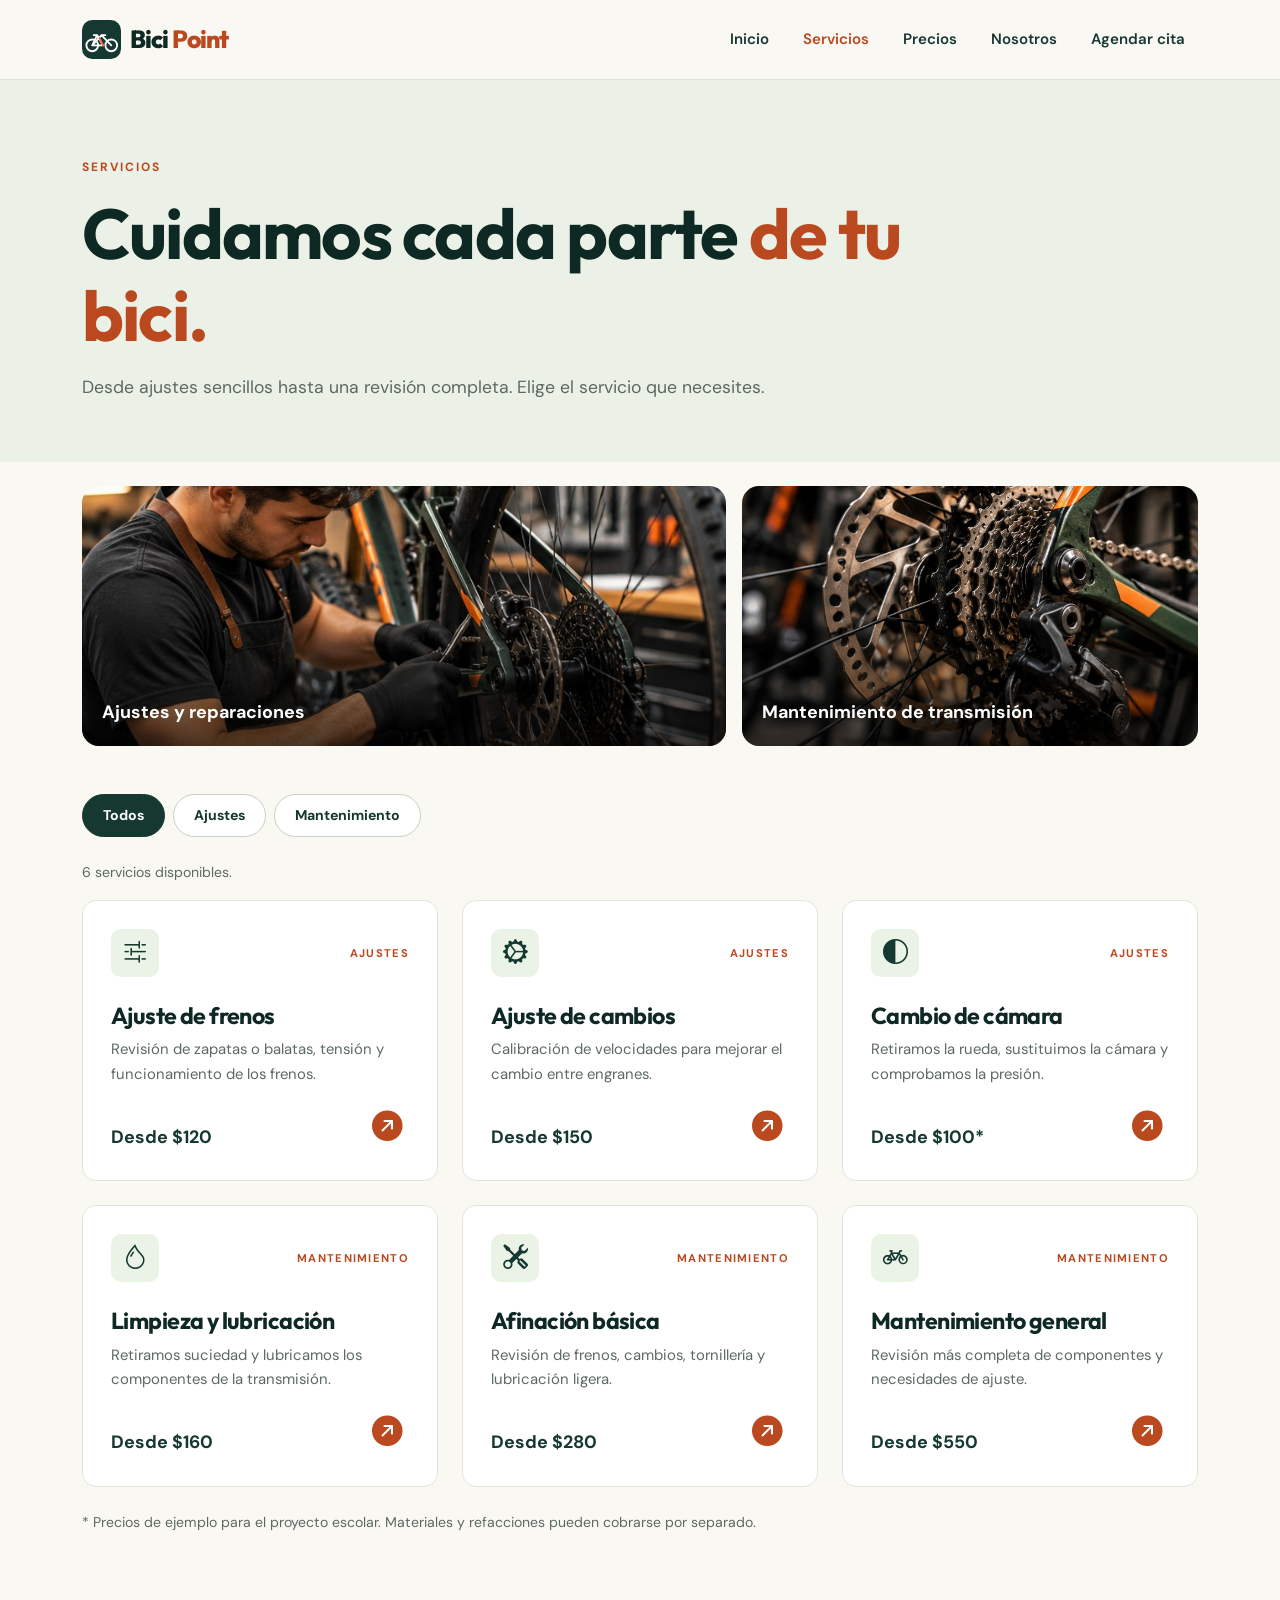
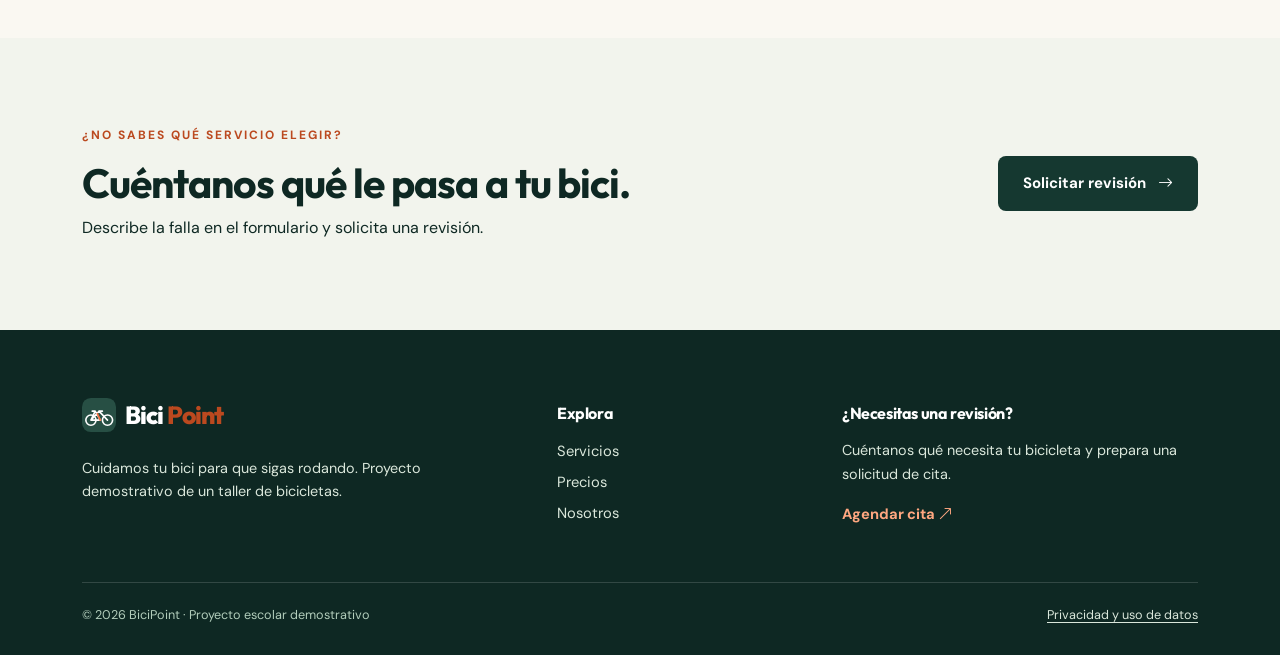
<file: servicios.html>
<!DOCTYPE html>
<html lang="es">
 <head>
  <meta charset="utf-8"/>
  <meta content="width=device-width, initial-scale=1.0" name="viewport"/>
  <meta content="Conoce los servicios de reparación y mantenimiento de BiciPoint." name="description"/>
  <title>
   Servicios | BiciPoint
  </title>
  <link href="https://fonts.googleapis.com" rel="preconnect"/>
  <link crossorigin="" href="https://fonts.gstatic.com" rel="preconnect"/>
  <link href="https://fonts.googleapis.com/css2?family=DM+Sans:wght@400;500;600;700&amp;family=Outfit:wght@400;500;600;700;800&amp;display=swap" rel="stylesheet"/>
  <link href="libs/bootstrap.min.css" rel="stylesheet"/>
  <link href="libs/bootstrap-icons/bootstrap-icons.min.css" rel="stylesheet"/>
  <link href="css/estilos.css" rel="stylesheet"/>
  <link href="assets/favicon.svg" rel="icon" type="image/svg+xml"/>
 </head>
 <body>
  <a class="enlace-saltar" href="#contenido">
   Saltar al contenido principal
  </a>
  <header class="barra-principal sticky-top">
   <nav aria-label="Menú principal" class="navbar navbar-expand-lg">
    <div class="container">
     <a aria-label="BiciPoint, ir al inicio" class="navbar-brand marca" href="index.html">
      <img alt="" height="39" loading="eager" src="assets/logo.svg" width="39"/>
      <span>
       Bici
       <span class="marca-acento">
        Point
       </span>
      </span>
     </a>
     <button aria-controls="menuBici" aria-expanded="false" aria-label="Mostrar menú" class="navbar-toggler" data-bs-target="#menuBici" data-bs-toggle="collapse" type="button">
      <span class="navbar-toggler-icon">
      </span>
     </button>
     <div class="collapse navbar-collapse" id="menuBici">
      <ul class="navbar-nav ms-auto align-items-lg-center gap-lg-2">
       <li class="nav-item">
        <a class="nav-link" href="index.html">
         Inicio
        </a>
       </li>
       <li class="nav-item">
        <a aria-current="page" class="nav-link active" href="servicios.html">
         Servicios
        </a>
       </li>
       <li class="nav-item">
        <a class="nav-link" href="precios.html">
         Precios
        </a>
       </li>
       <li class="nav-item">
        <a class="nav-link" href="nosotros.html">
         Nosotros
        </a>
       </li>
       <li class="nav-item">
        <a class="nav-link" href="citas.html">
         Agendar cita
        </a>
       </li>
      </ul>
     </div>
    </div>
   </nav>
  </header>
  <main id="contenido" tabindex="-1">
   <section class="cabecera-interna">
    <div class="container">
     <p class="mini-titulo">
      SERVICIOS
     </p>
     <h1>
      Cuidamos cada parte
      <span class="texto-naranja">
       de tu bici.
      </span>
     </h1>
     <p>
      Desde ajustes sencillos hasta una revisión completa. Elige el servicio que necesites.
     </p>
    </div>
   </section>
   <section class="seccion-espacio pt-4">
    <div class="container">
     <div class="row g-3 galeria-taller mb-5">
      <div class="col-md-7">
       <div class="foto-galeria">
        <img alt="Mecánico revisando los frenos de una bicicleta" decoding="async" height="512" loading="lazy" src="assets/foto-mecanico.jpg" width="768"/>
        <span>
         Ajustes y reparaciones
        </span>
       </div>
      </div>
      <div class="col-md-5">
       <div class="foto-galeria">
        <img alt="Detalle de una cadena y los cambios de bicicleta" decoding="async" height="512" loading="lazy" src="assets/foto-detalle.jpg" width="768"/>
        <span>
         Mantenimiento de transmisión
        </span>
       </div>
      </div>
     </div>
     <div aria-label="Filtrar servicios" class="filtros d-flex flex-wrap gap-2 mb-4" role="group">
      <button aria-controls="listaServicios" aria-pressed="true" class="filtro-activo filtro-servicio" data-filtro="todos" type="button">
       Todos
      </button>
      <button aria-controls="listaServicios" aria-pressed="false" class="filtro-servicio" data-filtro="ajustes" type="button">
       Ajustes
      </button>
      <button aria-controls="listaServicios" aria-pressed="false" class="filtro-servicio" data-filtro="mantenimiento" type="button">
       Mantenimiento
      </button>
     </div>
     <p aria-atomic="true" aria-live="polite" class="nota" id="estadoServicios" role="status">
      6 servicios disponibles.
     </p>
     <div class="row g-4" id="listaServicios">
      <article class="col-md-6 col-lg-4 servicio-item" data-categoria="ajustes">
       <div class="tarjeta-detalle">
        <div class="cabeza-tarjeta">
         <span>
          <i aria-hidden="true" class="bi bi-sliders2">
          </i>
         </span>
         <span class="tipo">
          AJUSTES
         </span>
        </div>
        <h2>
         Ajuste de frenos
        </h2>
        <p>
         Revisión de zapatas o balatas, tensión y funcionamiento de los frenos.
        </p>
        <div class="d-flex justify-content-between align-items-end">
         <strong>
          Desde $120
         </strong>
         <a aria-label="Agendar ajuste de frenos" href="citas.html?servicio=Ajuste%20de%20frenos">
          <i aria-hidden="true" class="bi bi-arrow-up-right-circle-fill">
          </i>
         </a>
        </div>
       </div>
      </article>
      <article class="col-md-6 col-lg-4 servicio-item" data-categoria="ajustes">
       <div class="tarjeta-detalle">
        <div class="cabeza-tarjeta">
         <span>
          <i aria-hidden="true" class="bi bi-gear-wide-connected">
          </i>
         </span>
         <span class="tipo">
          AJUSTES
         </span>
        </div>
        <h2>
         Ajuste de cambios
        </h2>
        <p>
         Calibración de velocidades para mejorar el cambio entre engranes.
        </p>
        <div class="d-flex justify-content-between align-items-end">
         <strong>
          Desde $150
         </strong>
         <a aria-label="Agendar ajuste de cambios" href="citas.html?servicio=Ajuste%20de%20cambios">
          <i aria-hidden="true" class="bi bi-arrow-up-right-circle-fill">
          </i>
         </a>
        </div>
       </div>
      </article>
      <article class="col-md-6 col-lg-4 servicio-item" data-categoria="ajustes">
       <div class="tarjeta-detalle">
        <div class="cabeza-tarjeta">
         <span>
          <i aria-hidden="true" class="bi bi-circle-half">
          </i>
         </span>
         <span class="tipo">
          AJUSTES
         </span>
        </div>
        <h2>
         Cambio de cámara
        </h2>
        <p>
         Retiramos la rueda, sustituimos la cámara y comprobamos la presión.
        </p>
        <div class="d-flex justify-content-between align-items-end">
         <strong>
          Desde $100*
         </strong>
         <a aria-label="Agendar cambio de cámara" href="citas.html?servicio=Cambio%20de%20c%C3%A1mara">
          <i aria-hidden="true" class="bi bi-arrow-up-right-circle-fill">
          </i>
         </a>
        </div>
       </div>
      </article>
      <article class="col-md-6 col-lg-4 servicio-item" data-categoria="mantenimiento">
       <div class="tarjeta-detalle">
        <div class="cabeza-tarjeta">
         <span>
          <i aria-hidden="true" class="bi bi-droplet">
          </i>
         </span>
         <span class="tipo">
          MANTENIMIENTO
         </span>
        </div>
        <h2>
         Limpieza y lubricación
        </h2>
        <p>
         Retiramos suciedad y lubricamos los componentes de la transmisión.
        </p>
        <div class="d-flex justify-content-between align-items-end">
         <strong>
          Desde $160
         </strong>
         <a aria-label="Agendar limpieza y lubricación" href="citas.html?servicio=Limpieza%20y%20lubricaci%C3%B3n">
          <i aria-hidden="true" class="bi bi-arrow-up-right-circle-fill">
          </i>
         </a>
        </div>
       </div>
      </article>
      <article class="col-md-6 col-lg-4 servicio-item" data-categoria="mantenimiento">
       <div class="tarjeta-detalle">
        <div class="cabeza-tarjeta">
         <span>
          <i aria-hidden="true" class="bi bi-tools">
          </i>
         </span>
         <span class="tipo">
          MANTENIMIENTO
         </span>
        </div>
        <h2>
         Afinación básica
        </h2>
        <p>
         Revisión de frenos, cambios, tornillería y lubricación ligera.
        </p>
        <div class="d-flex justify-content-between align-items-end">
         <strong>
          Desde $280
         </strong>
         <a aria-label="Agendar afinación básica" href="citas.html?servicio=Afinaci%C3%B3n%20b%C3%A1sica">
          <i aria-hidden="true" class="bi bi-arrow-up-right-circle-fill">
          </i>
         </a>
        </div>
       </div>
      </article>
      <article class="col-md-6 col-lg-4 servicio-item" data-categoria="mantenimiento">
       <div class="tarjeta-detalle">
        <div class="cabeza-tarjeta">
         <span>
          <i aria-hidden="true" class="bi bi-bicycle">
          </i>
         </span>
         <span class="tipo">
          MANTENIMIENTO
         </span>
        </div>
        <h2>
         Mantenimiento general
        </h2>
        <p>
         Revisión más completa de componentes y necesidades de ajuste.
        </p>
        <div class="d-flex justify-content-between align-items-end">
         <strong>
          Desde $550
         </strong>
         <a aria-label="Agendar mantenimiento general" href="citas.html?servicio=Mantenimiento%20general">
          <i aria-hidden="true" class="bi bi-arrow-up-right-circle-fill">
          </i>
         </a>
        </div>
       </div>
      </article>
     </div>
     <p class="nota mt-4">
      * Precios de ejemplo para el proyecto escolar. Materiales y refacciones pueden cobrarse por separado.
     </p>
    </div>
   </section>
   <section class="seccion-espacio fondo-suave">
    <div class="container">
     <div class="row align-items-center g-4">
      <div class="col-lg-8">
       <p class="mini-titulo">
        ¿NO SABES QUÉ SERVICIO ELEGIR?
       </p>
       <h2>
        Cuéntanos qué le pasa a tu bici.
       </h2>
       <p class="mb-0">
        Describe la falla en el formulario y solicita una revisión.
       </p>
      </div>
      <div class="col-lg-4 text-lg-end">
       <a class="boton-oscuro" href="citas.html">
        Solicitar revisión
        <i aria-hidden="true" class="bi bi-arrow-right">
        </i>
       </a>
      </div>
     </div>
    </div>
   </section>
  </main>
  <footer class="pie-pagina">
   <div class="container">
    <div class="row gy-4 align-items-start">
     <div class="col-md-5">
      <a class="marca pie-marca" href="index.html">
       <img alt="" height="34" src="assets/logo-claro.svg" width="34"/>
       <span>
        Bici
        <span class="marca-acento">
         Point
        </span>
       </span>
      </a>
      <p class="pie-texto mt-3 mb-0">
       Cuidamos tu bici para que sigas rodando. Proyecto demostrativo de un taller de bicicletas.
      </p>
     </div>
     <div class="col-6 col-md-3">
      <h2 class="pie-titulo">
       Explora
      </h2>
      <a href="servicios.html">
       Servicios
      </a>
      <a href="precios.html">
       Precios
      </a>
      <a href="nosotros.html">
       Nosotros
      </a>
     </div>
     <div class="col-6 col-md-4">
      <h2 class="pie-titulo">
       ¿Necesitas una revisión?
      </h2>
      <p class="pie-texto">
       Cuéntanos qué necesita tu bicicleta y prepara una solicitud de cita.
      </p>
      <a class="pie-enlace" href="citas.html">
       Agendar cita
       <i aria-hidden="true" class="bi bi-arrow-up-right">
       </i>
      </a>
     </div>
    </div>
    <div class="pie-final d-flex flex-column flex-sm-row justify-content-between gap-2">
     <span>
      © 2026 BiciPoint · Proyecto escolar demostrativo
     </span>
     <a href="citas.html#privacidad">
      Privacidad y uso de datos
     </a>
    </div>
   </div>
  </footer>
  <script defer="" src="libs/bootstrap.bundle.min.js">
  </script>
  <script defer="" src="libs/sweetalert2.all.min.js">
  </script>
  <script defer="" src="js/funciones.js">
  </script>
 </body>
</html>
</file>
<file: css/estilos.css>
:root {
  --verde: rgb(21, 56, 48);
  --verde-oscuro: rgb(14, 40, 35);
  --naranja: rgb(187, 73, 31);
  --crema: rgb(250, 248, 242);
  --suave: rgb(242, 244, 237);
  --gris: rgb(92, 105, 99);
}

* { box-sizing: border-box; }
html { scroll-behavior: smooth; }
body {
  margin: 0;
  color: var(--verde-oscuro);
  background: var(--crema);
  font-family: "DM Sans", Arial, sans-serif;
  line-height: 1.65;
}
h1, h2, h3, .marca { font-family: "Outfit", Arial, sans-serif; }
h1, h2, h3 { font-weight: 700; line-height: 1.17; letter-spacing: -0.025em; }
h1 { font-size: clamp(2.6rem, 5.5vw, 4.8rem); }
h2 { font-size: clamp(1.8rem, 3.2vw, 2.55rem); }
a { text-decoration: none; }
img { max-width: 100%; }

.barra-principal { background: rgba(250, 248, 242, 0.98); border-bottom: 1px solid rgb(222, 228, 215); }
.navbar { min-height: 79px; }
.marca { display: inline-flex; align-items: center; gap: 9px; font-size: 1.55rem; color: var(--verde-oscuro); font-weight: 800; letter-spacing: -1px; }
.marca-acento { color: var(--naranja); }
.navbar .nav-link { color: var(--verde); font-size: .94rem; font-weight: 600; padding: 9px 13px !important; }
.navbar .nav-link:hover, .navbar .nav-link.active { color: var(--naranja); }
.navbar-toggler { border-color: rgb(190, 200, 192); }
.navbar-toggler:focus { box-shadow: 0 0 0 2px rgb(240, 108, 63); }

.boton-naranja, .boton-oscuro, .boton-borde {
  display: inline-flex; align-items: center; justify-content: center; gap: 12px;
  border-radius: 8px; padding: 13px 23px; border: 2px solid transparent;
  font-weight: 700; font-size: .94rem; transition: background .2s, transform .2s, color .2s;
}
.boton-naranja { background: var(--naranja); color: rgb(255, 255, 255); }
.boton-naranja:hover { background: rgb(156, 53, 21); color: white; transform: translateY(-2px); }
.boton-oscuro { background: var(--verde); color: white; }
.boton-oscuro:hover { background: var(--verde-oscuro); color: white; }
.boton-borde { color: var(--verde); border-color: rgb(165, 182, 170); background: transparent; }
.boton-borde:hover { border-color: var(--verde); background: var(--verde); color: white; }
.mini-titulo, .etiqueta { font-size: .75rem; font-weight: 700; letter-spacing: 2px; color: var(--naranja); margin-bottom: 14px; }
.mini-titulo.claro { color: rgb(255, 181, 146); }
.texto-naranja { color: var(--naranja); }
.enlace-texto { font-weight: 700; color: var(--verde); }
.enlace-texto:hover { color: var(--naranja); }
.seccion-espacio { padding: 88px 0; }
.fondo-suave { background: var(--suave); }
.encabezado-seccion { margin-bottom: 25px; }
.encabezado-seccion h2 { margin-bottom: 0; }
.parrafo-amplio { font-size: 1.1rem; color: var(--gris); max-width: 680px; }
.nota { color: var(--gris); font-size: .88rem; }


.portada { padding: 65px 0 75px; }
.portada h1 { max-width: 650px; }
.punto { display: inline-block; height: 9px; width: 9px; background: var(--naranja); border-radius: 50%; margin-right: 7px; }
.texto-presentacion { font-size: 1.13rem; color: var(--gris); max-width: 570px; margin-top: 22px; }
.dato-portada { margin-top: 28px; font-size: .86rem; font-weight: 600; color: var(--verde); }
.dato-portada i { color: var(--naranja); margin-right: 5px; }
.imagen-portada { position: relative; background: rgb(225, 234, 222); border-radius: 28px; padding: 35px 17px 17px; min-height: 410px; display: flex; align-items: center; justify-content: center; overflow: hidden; }
.imagen-portada::after { content: ""; position: absolute; background: rgba(255, 255, 255, .28); width: 240px; height: 240px; border-radius: 50%; top: -90px; right: -75px; }
.imagen-portada img { position: relative; z-index: 1; width: 100%; }
.mini-etiqueta { position: absolute; z-index: 2; right: 25px; bottom: 25px; color: var(--verde); background: white; border-radius: 9px; box-shadow: 0 9px 26px rgba(16, 55, 46, .1); padding: 9px 15px; font-weight: 700; font-size: .88rem; }
.mini-etiqueta i { color: var(--naranja); margin-right: 5px; }
.franja-info { background: var(--verde); color: rgb(245, 249, 244); padding: 18px 0; }
.franja-info p { margin: 0; font-size: .9rem; font-weight: 600; }
.franja-info i { color: rgb(255, 167, 129); font-size: 1.16rem; vertical-align: middle; margin-right: 8px; }


.tarjeta-servicio { background: rgb(255, 255, 255); border: 1px solid rgb(224, 232, 223); border-radius: 15px; height: 100%; padding: 30px; transition: transform .2s, box-shadow .2s; }
.tarjeta-servicio:hover, .tarjeta-detalle:hover { transform: translateY(-4px); box-shadow: 0 16px 30px rgb(21 56 48 / 8%); }
.icono-servicio { background: rgb(231, 240, 229); display: inline-flex; justify-content: center; align-items: center; width: 57px; height: 57px; border-radius: 12px; color: var(--verde); font-size: 1.65rem; margin-bottom: 22px; }
.numero-tarjeta { font-size: .7rem !important; letter-spacing: 1.5px; font-weight: 700; color: var(--naranja) !important; }
.tarjeta-servicio h3 { font-size: 1.4rem; }
.tarjeta-servicio p { color: var(--gris); font-size: .95rem; }
.tarjeta-servicio .enlace-texto { font-size: .88rem; }
.bloque-dibujo { background: rgb(218, 230, 215); border-radius: 24px; padding: 36px 22px; text-align: center; }
.bloque-dibujo img { max-height: 340px; }
.bloque-dibujo.grande img { max-height: 390px; }
.ventaja { background: white; padding: 13px; border-radius: 8px; font-size: .91rem; font-weight: 600; }
.ventaja i { color: var(--naranja); font-size: 1.1rem; margin-right: 8px; }
.llamado-final { background: var(--verde); color: white; border-radius: 21px; padding: 48px; }
.llamado-final h2 { margin-bottom: 11px; }
.llamado-final p:last-child { color: rgb(207, 224, 211); margin-bottom: 0; }


.cabecera-interna { padding: 78px 0 60px; background: rgb(235, 241, 230); }
.cabecera-interna h1 { max-width: 850px; margin-bottom: 16px; }
.cabecera-interna p:last-child { max-width: 700px; color: var(--gris); font-size: 1.1rem; margin-bottom: 0; }


.filtro-servicio { color: var(--verde); background: white; border: 1px solid rgb(196, 210, 194); border-radius: 50px; padding: 9px 20px; font-weight: 700; font-size: .88rem; }
.filtro-servicio:hover, .filtro-servicio.filtro-activo { background: var(--verde); color: white; border-color: var(--verde); }
.tarjeta-detalle { border: 1px solid rgb(223, 231, 221); border-radius: 14px; background: white; padding: 28px; height: 100%; display: flex; flex-direction: column; transition: transform .2s, box-shadow .2s; }
.cabeza-tarjeta { display: flex; justify-content: space-between; align-items: center; margin-bottom: 25px; }
.cabeza-tarjeta > span:first-child { display: grid; place-items: center; width: 48px; height: 48px; border-radius: 10px; background: rgb(235, 243, 231); color: var(--verde); font-size: 1.55rem; }
.tipo { font-size: .7rem; letter-spacing: 1.3px; color: var(--naranja); font-weight: 700; }
.tarjeta-detalle h2 { font-size: 1.45rem; }
.tarjeta-detalle p { color: var(--gris); font-size: .93rem; flex-grow: 1; }
.tarjeta-detalle strong { color: var(--verde); font-size: 1.12rem; }
.tarjeta-detalle a { font-size: 1.9rem; color: var(--naranja); }
.tarjeta-detalle a:hover { color: var(--verde); }


.paquete { padding: 34px; border: 1px solid rgb(215, 228, 215); background: white; border-radius: 15px; height: 100%; position: relative; display: flex; flex-direction: column; }
.paquete.recomendado { border: 2px solid var(--naranja); box-shadow: 0 16px 30px rgba(26, 54, 40, .07); }
.sello-recomendado { position: absolute; top: -15px; right: 20px; background: var(--naranja); color: white; padding: 5px 14px; font-size: .68rem; font-weight: 700; border-radius: 20px; letter-spacing: .5px; }
.paquete h2 { font-size: 1.65rem; }
.paquete > p:not(.tipo) { color: var(--gris); min-height: 66px; }
.precio { color: var(--verde); font-family: Outfit, Arial, sans-serif; font-weight: 800; font-size: 2.3rem; padding-bottom: 22px; border-bottom: 1px solid rgb(218, 225, 216); }
.precio small { color: var(--gris); font-size: .85rem; font-weight: 500; }
.paquete ul { list-style: none; padding: 22px 0; margin: 0 0 10px; flex-grow: 1; }
.paquete li { padding: 7px 0; font-size: .91rem; }
.paquete li i { color: var(--naranja); margin-right: 7px; }
.acordeon-bici .accordion-item { border-color: rgb(208, 222, 207); background: white; }
.acordeon-bici .accordion-button { font-weight: 700; color: var(--verde); font-size: .96rem; }
.acordeon-bici .accordion-button:not(.collapsed) { background: rgb(227, 238, 224); box-shadow: none; }
.acordeon-bici .accordion-button:focus { box-shadow: 0 0 0 2px rgb(240, 108, 63); }
.acordeon-bici .accordion-body { color: var(--gris); }


.avisito { display: flex; gap: 13px; align-items: start; background: rgb(237, 243, 234); border-radius: 9px; padding: 16px; color: var(--gris); font-size: .9rem; }
.avisito i { font-size: 1.2rem; color: var(--verde); }
.paso { background: white; border-radius: 12px; padding: 30px; height: 100%; border: 1px solid rgb(223, 232, 221); }
.paso span { color: var(--naranja); font: 800 2.4rem Outfit, Arial, sans-serif; }
.paso h3 { font-size: 1.3rem; margin-top: 20px; }
.paso p { color: var(--gris); margin-bottom: 0; }


.formulario-tarjeta { padding: 38px; background: white; border: 1px solid rgb(219, 231, 217); border-radius: 16px; }
.formulario-tarjeta h2 { font-size: 1.9rem; }
.formulario-tarjeta > p { color: var(--gris); }
.form-label { color: var(--verde); font-size: .88rem; font-weight: 700; }
.form-control, .form-select { border: 1px solid rgb(183, 201, 185); padding: 12px 13px; border-radius: 8px; font-size: .93rem; }
.form-control:focus, .form-select:focus { border-color: var(--verde); box-shadow: 0 0 0 3px rgb(21 56 48 / 10%); }
.form-check-label { color: var(--gris); font-size: .87rem; }
.form-check-input:checked { background-color: var(--verde); border-color: var(--verde); }
.form-check-input:focus { box-shadow: 0 0 0 3px rgb(21 56 48 / 10%); }
.mensaje-formulario { display: none; margin-top: 18px; border-radius: 8px; padding: 12px 14px; font-size: .88rem; }
.mensaje-formulario.mostrar { display: block; }
.mensaje-formulario.error { background: rgb(255, 234, 230); color: rgb(143, 45, 28); }
.mensaje-formulario.correcto { background: rgb(228, 241, 230); color: var(--verde); }
.ayuda-cita { position: sticky; top: 110px; padding: 35px; border-radius: 15px; background: var(--verde); color: white; }
.ayuda-cita h2 { font-size: 1.75rem; }
.ayuda-cita ol { padding-left: 20px; }
.ayuda-cita li { padding: 6px 0; color: rgb(223, 235, 224); }
.icono-ayuda { font-size: 2.2rem; color: rgb(255, 167, 128); margin-bottom: 20px; }
.linea-separa { height: 1px; background: rgb(255 255 255 / 20%); margin: 22px 0; }
.ayuda-cita p { color: rgb(223, 235, 224); font-size: .9rem; }
.ayuda-cita p i { color: rgb(255, 167, 128); margin-right: 9px; }


.pie-pagina { background: var(--verde-oscuro); color: rgb(218, 231, 219); padding: 65px 0 22px; }
.pie-marca { color: white; }
.pie-marca:hover { color: white; }
.pie-titulo { font: 700 1rem Outfit, Arial, sans-serif; color: white; margin: 8px 0 16px; }
.pie-pagina a:not(.marca) { display: block; color: rgb(218, 231, 219); font-size: .92rem; margin-bottom: 7px; }
.pie-pagina a:hover { color: rgb(255, 167, 128); }
.pie-texto { font-size: .9rem; max-width: 350px; }
.pie-pagina .pie-enlace { color: rgb(255, 167, 128) !important; font-weight: 700; }
.pie-final { border-top: 1px solid rgb(255 255 255 / 15%); padding-top: 22px; margin-top: 48px; font-size: .79rem; color: rgb(178, 205, 187); }

@media (max-width: 991px) {
  .navbar-collapse { padding: 15px 0; border-top: 1px solid rgb(219, 226, 217); }
  .portada { padding-top: 45px; }
  .imagen-portada { min-height: 310px; }
  .ayuda-cita { position: static; }
}
@media (max-width: 575px) {
  .navbar { min-height: 70px; }
  .portada { padding: 42px 0 55px; }
  .seccion-espacio { padding: 60px 0; }
  .cabecera-interna { padding: 55px 0 48px; }
  .texto-presentacion { font-size: 1rem; }
  .imagen-portada { min-height: 250px; padding: 24px 10px; }
  .mini-etiqueta { right: 13px; bottom: 13px; }
  .llamado-final, .formulario-tarjeta, .ayuda-cita { padding: 25px; }
  .tarjeta-servicio, .tarjeta-detalle, .paquete { padding: 25px; }
}
@media (prefers-reduced-motion: reduce) {
  html { scroll-behavior: auto; }
  *, *::before, *::after { transition: none !important; }
}



.imagen-portada.con-foto {
  padding: 0;
  min-height: 430px;
  background: rgb(25, 48, 40);
  box-shadow: 0 18px 38px rgb(21 56 48 / 14%);
}
.imagen-portada.con-foto img {
  width: 100%;
  height: 430px;
  object-fit: cover;
  display: block;
}
.imagen-portada.con-foto::after {
  background: linear-gradient(180deg, transparent 65%, rgb(0 0 0 / 30%) 100%);
  width: 100%;
  height: 100%;
  border-radius: 0;
  top: 0;
  right: 0;
  z-index: 1;
}
.imagen-portada.con-foto .mini-etiqueta { color: var(--verde); }
.bloque-foto { padding: 0; overflow: hidden; background: var(--verde); }
.bloque-foto img {
  display: block;
  width: 100%;
  height: 350px;
  max-height: none;
  object-fit: cover;
}
.bloque-dibujo.grande.bloque-foto img { height: 420px; max-height: none; }
.foto-galeria { position: relative; overflow: hidden; border-radius: 17px; background: var(--verde); }
.foto-galeria img {
  display: block;
  width: 100%;
  height: 260px;
  object-fit: cover;
  transition: transform .3s;
}
.foto-galeria:hover img { transform: scale(1.035); }
.foto-galeria::after {
  content: "";
  background: linear-gradient(0deg, rgb(0 0 0 / 68%) 0%, transparent 56%);
  position: absolute;
  inset: 0;
}
.foto-galeria span {
  position: absolute;
  z-index: 1;
  left: 20px;
  bottom: 18px;
  color: white;
  font-size: 1.12rem;
  font-weight: 700;
}
.imagen-preguntas {
  width: 100%;
  height: 245px;
  object-fit: cover;
  border-radius: 14px;
  margin-top: 22px;
}
.foto-cita {
  width: 100%;
  height: 190px;
  object-fit: cover;
  border-radius: 12px;
  margin-bottom: 22px;
}
@media (max-width: 575px) {
  .imagen-portada.con-foto { min-height: 275px; }
  .imagen-portada.con-foto img { height: 275px; }
  .bloque-foto img, .bloque-dibujo.grande.bloque-foto img { height: 270px; }
  .foto-galeria img { height: 225px; }
}


.enlace-saltar {
  position: absolute;
  left: 12px;
  top: -70px;
  z-index: 1080;
  padding: 9px 15px;
  background: rgb(255,255,255);
  color: rgb(21,56,48);
  border: 2px solid rgb(21,56,48);
  border-radius: 7px;
}
.enlace-saltar:focus { top: 12px; }
a:focus-visible, button:focus-visible, input:focus-visible, select:focus-visible, textarea:focus-visible {
  outline: 3px solid rgb(187,73,31);
  outline-offset: 3px;
}

/* Espacios y controles accesibles en pantallas pequeñas. */
[hidden] { display: none !important; }
html { scroll-padding-top: 100px; }
main:focus { outline: none; }
.tarjeta-detalle a { min-width: 44px; min-height: 44px; display: inline-flex; align-items: center; justify-content: center; }
.pie-pagina .pie-final a { font-size: inherit; text-decoration: underline; text-underline-offset: 3px; }
.solicitud-preparada { border: 1px solid rgb(183, 201, 185); background: var(--suave); border-radius: 12px; padding: 20px; }
.solicitud-preparada h3 { font-size: 1.3rem; }
#resumenSolicitud { white-space: pre-wrap; overflow-wrap: anywhere; font: inherit; color: var(--verde-oscuro); }
.privacidad { border-top: 1px solid rgb(219, 231, 217); padding-top: 25px; color: var(--gris); font-size: .9rem; scroll-margin-top: 100px; }
.privacidad h2 { color: var(--verde); font-size: 1.4rem; }
.boton-naranja:disabled { opacity: .65; cursor: not-allowed; }
@media (max-width: 575.98px) {
  .row.g-5 { --bs-gutter-x: 1.5rem; }
}
@media (prefers-reduced-motion: reduce) {
  .foto-galeria:hover img, .tarjeta-servicio:hover, .tarjeta-detalle:hover, .boton-naranja:hover { transform: none; }
}
</file>
